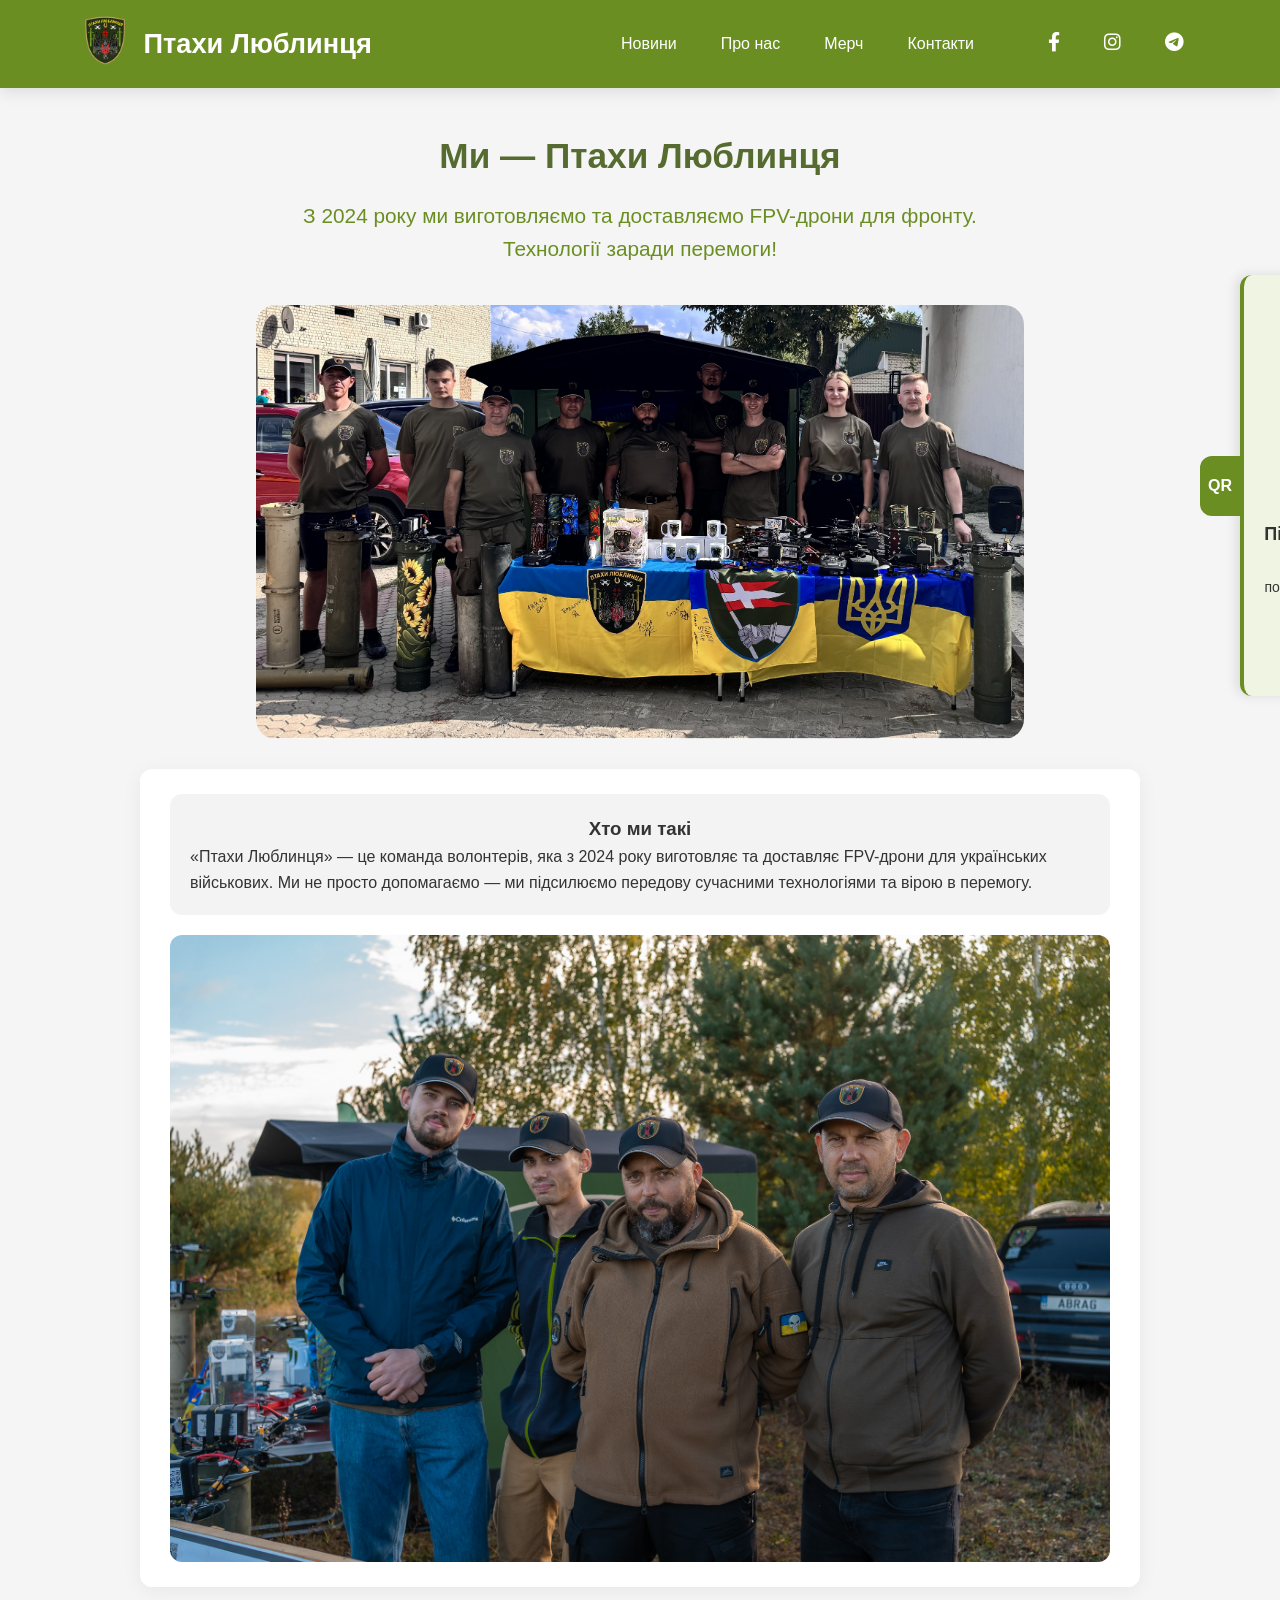
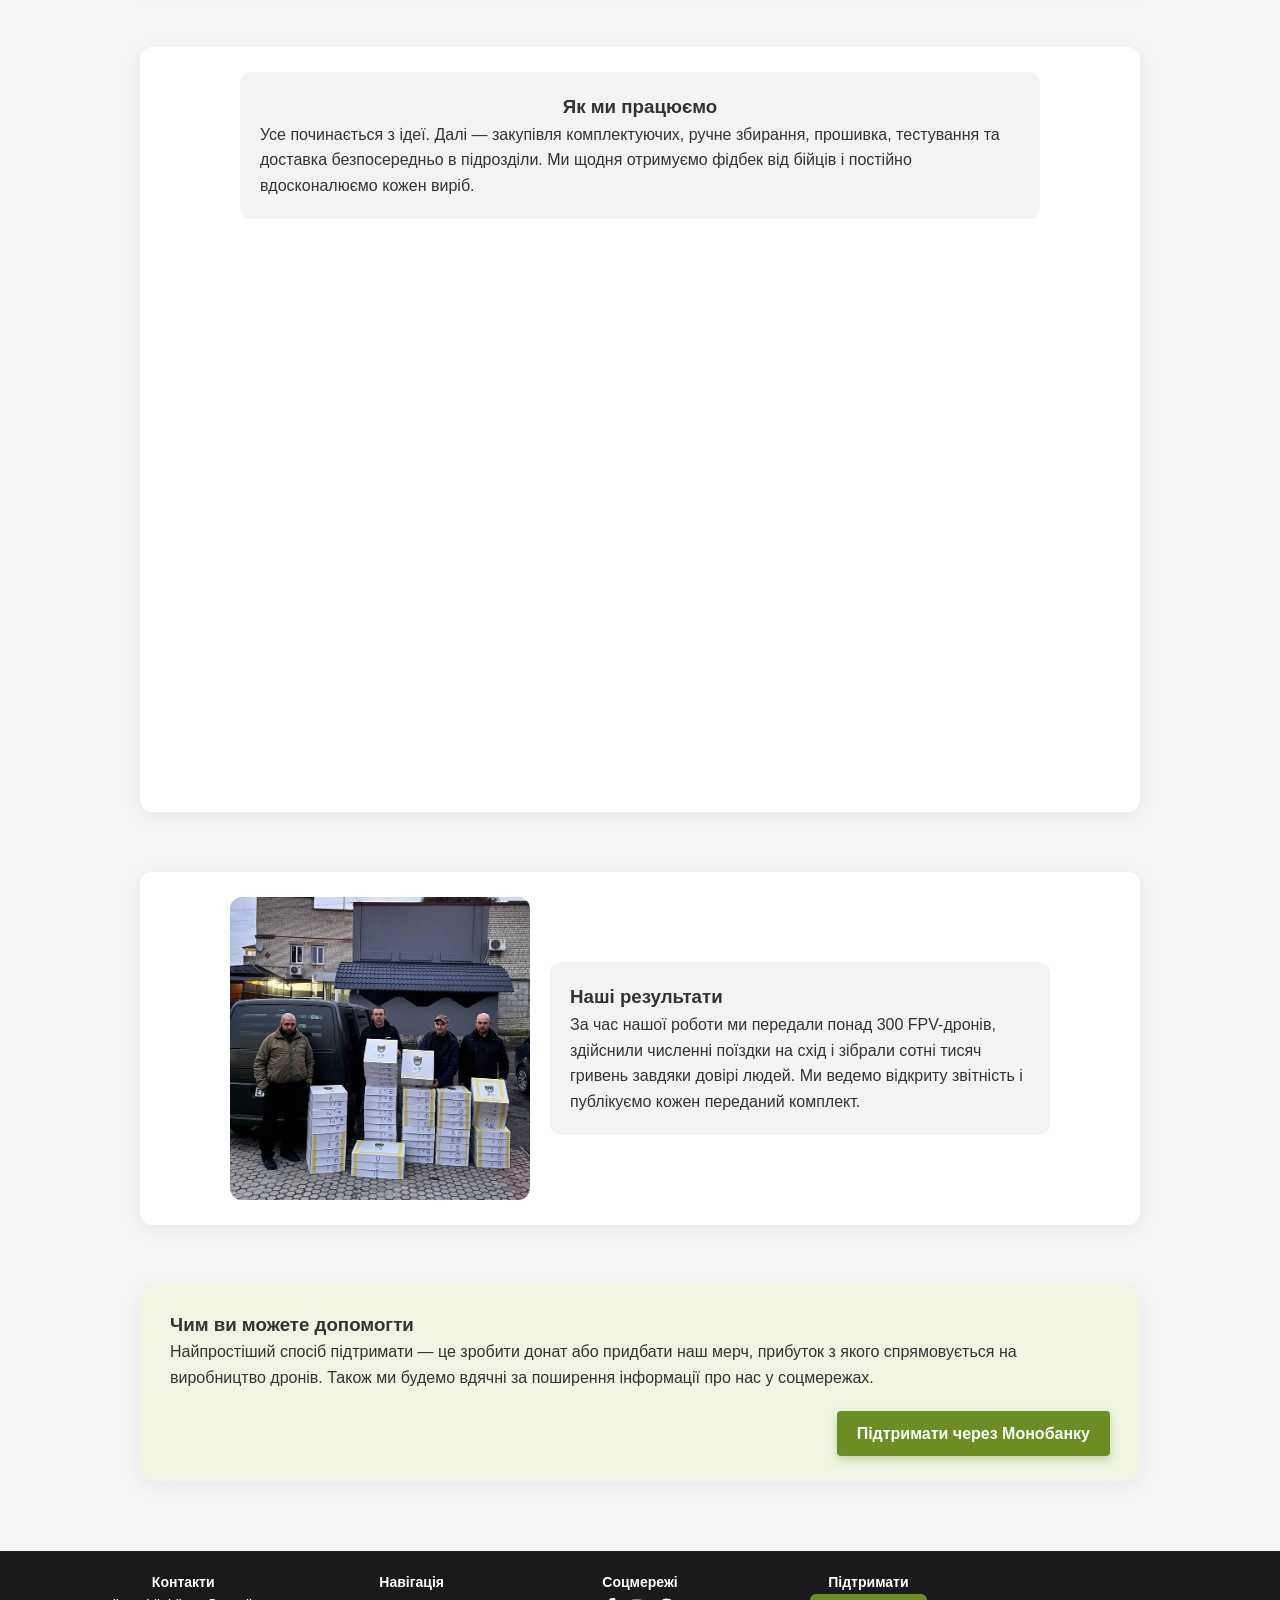
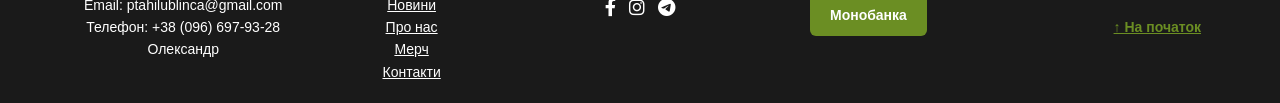
<file: index.html>
<!DOCTYPE html>
<html lang="uk">

<head>
  <meta charset="UTF-8">
  <meta name="viewport" content="width=device-width, initial-scale=1.0">
  <title>Птахи Люблинця - Волонтерська організація</title>
  <link rel="stylesheet" href="styles.css">
  <link rel="stylesheet" href="https://cdnjs.cloudflare.com/ajax/libs/font-awesome/6.0.0-beta3/css/all.min.css">
  <style>
    .donate-button {
      display: inline-block;
      background-color: #6b8e23;
      color: #fff;
      padding: 10px 20px;
      border-radius: 6px;
      text-decoration: none;
      font-weight: bold;
      transition: background-color 0.3s;
    }

    .donate-button:hover {
      background-color: #556b2f;
      ;
    }
  </style>
</head>

<body id="top">

  <header>
    <div class="container">

      <div class="logo">
        <a href="index.html"><img src="Images/шеврон-removebg-preview.png" alt="Птахи Люблинця"></a>
        <a href="index.html"><h1>Птахи Люблинця</h1></a>
      </div>
      <button class="burger" id="burger" aria-label="Меню" aria-expanded="false">
        <span></span><span></span><span></span>
      </button>
      <nav id="main-nav">
        <ul class="nav-links">
          <li><a href="index.html">Новини</a></li>
          <li><a href="about.html">Про нас</a></li>
          <li><a href="merch.html">Мерч</a></li>
          <li><a href="contacts.html">Контакти</a></li>
        </ul>
        <ul class="social-links">
          <li><a href="https://www.facebook.com/profile.php?id=61558131549424" target="_blank"><i
                class="fab fa-facebook-f"></i></a></li>
          <li><a href="https://www.instagram.com/ptah_lub?utm_source=ig_web_button_share_sheet&igsh=ZDNlZDc0MzIxNw=="
              target="_blank"><i class="fab fa-instagram"></i></a></li>
          <li><a href="https://t.me/ptahu_lub" target="_blank"><i class="fab fa-telegram-plane"></i></a></li>
        </ul>
      </nav>
    </div>
  </header>

  <section class="merch-hero">
    <h2>Ми — Птахи Люблинця</h2>
    <p>З 2024 року ми виготовляємо та доставляємо FPV-дрони для фронту. <br> Технології заради перемоги!</p>
  </section>
  <img src="Images/Всі разом.JPG" alt="Волонтери на позиціях" class="hero-img"
    style="display: block; max-width: 60%; height: auto; border-radius: 20px; margin-left: auto; margin-right: auto;">

  <div class="qr-banner-wide">
    <img src="Images/ptahilublinca.png" alt="QR код на LinkTree">
    <div class="qr-text">
      <h3>Підтримай Птахів Люблинця</h3>
      <p>Скануй QR-код або перейди за посиланням, щоб доєднатися до нашої спільноти.</p>
      <a href="https://linktr.ee/ptahilublinca" target="_blank" class="donate-button">Доєднатися</a>
    </div>
  </div>

  <div class="section-block" style="display: flex; align-items: center; gap: 20px;">
    <div class="text-block"
      style="flex: 1; display: flex; flex-direction: column; align-items: center; background-color: #f3f3f3; padding: 20px; border-radius: 12px;">
      <h3>Хто ми такі</h3>
      <p>«Птахи Люблинця» — це команда волонтерів, яка з 2024 року виготовляє та доставляє FPV-дрони для українських
        військових. Ми не просто допомагаємо — ми підсилюємо передову сучасними технологіями та вірою в перемогу.</p>
    </div>
    <img src="Images/DSC03865.jpg" alt="Волонтери на позиціях"
      style="max-width: 100%; height: auto; border-radius: 12px;">
  </div>


  <div class="section-block" style="display: flex; flex-direction: column; align-items: center; gap: 20px;">
    <div class="text-block"
      style="flex: 1; display: flex; flex-direction: column; align-items: center; background-color: #f3f3f3; padding: 20px; border-radius: 12px; max-width: 800px;">
      <h3>Як ми працюємо</h3>
      <p>Усе починається з ідеї. Далі — закупівля комплектуючих, ручне збирання, прошивка, тестування та доставка
        безпосередньо в підрозділи. Ми щодня отримуємо фідбек від бійців і постійно вдосконалюємо кожен виріб.</p>
    </div>
    <div class="video-wrapper" style="width: 100%; max-width: 800px;">
      <iframe width="100%" height="450" src="https://www.youtube.com/embed/M02qkyP3b8o" frameborder="0" allowfullscreen
        style="border-radius: 12px;"></iframe>
    </div>
  </div>


  <div class="section-block"
    style="display: flex; flex-wrap: wrap; align-items: center; justify-content: center; gap: 20px;">
    <img src="Images/Поїздка.jpg" alt="Звіт про передачу дронів"
      style="max-width: 300px; width: 100%; border-radius: 12px;">

    <div class="text-block" style="background-color: #f3f3f3; padding: 20px; border-radius: 12px; max-width: 500px;">
      <h3>Наші результати</h3>
      <p>За час нашої роботи ми передали понад 300 FPV-дронів, здійснили численні поїздки на схід і зібрали сотні тисяч
        гривень завдяки довірі людей. Ми ведемо відкриту звітність і публікуємо кожен переданий комплект.</p>
    </div>
  </div>


  <div class="section-block alternate-bg support-block">
    <div class="support-content">
      <div class="support-text">
        <h3>Чим ви можете допомогти</h3>
        <p>Найпростіший спосіб підтримати — це зробити донат або придбати наш мерч, прибуток з якого спрямовується на
          виробництво дронів. Також ми будемо вдячні за поширення інформації про нас у соцмережах.</p>
      </div>
      <div class="support-button">
        <a href="https://send.monobank.ua/jar/6HAFGo7Q5H" class="more-button" target="_blank">Підтримати через
          Монобанку</a>
      </div>
    </div>
  </div>


  <footer style="background-color: #1a1a1a; color: white; padding: 20px 0; text-align: center;">
    <div class="container"
      style="display: flex; flex-wrap: wrap; justify-content: space-between; gap: 20px; align-items: flex-start; font-size: 14px;">

      <div style="flex: 1; min-width: 180px;">
        <h4>Контакти</h4>
        <p>Email: ptahilublinca@gmail.com</p>
        <p>Телефон: +38 (096) 697-93-28</p>
        <p>Олександр</p>
      </div>

      <div style="flex: 1; min-width: 150px;">
        <h4>Навігація</h4>
        <ul style="list-style: none; padding: 0;">
          <li><a href="index.html" style="color: white;">Новини</a></li>
          <li><a href="about.html" style="color: white;">Про нас</a></li>
          <li><a href="merch.html" style="color: white;">Мерч</a></li>
          <li><a href="contacts.html" style="color: white;">Контакти</a></li>
        </ul>
      </div>

      <div style="flex: 1; min-width: 150px;">
        <h4>Соцмережі</h4>
        <div style="font-size: 18px;">
          <a href="https://www.facebook.com/profile.php?id=61558131549424" target="_blank"
            style="color: white; margin-right: 8px;"><i class="fab fa-facebook-f"></i></a>
          <a href="https://www.instagram.com/ptah_lub?utm_source=ig_web_button_share_sheet&igsh=ZDNlZDc0MzIxNw=="
            target="_blank" style="color: white; margin-right: 8px;"><i class="fab fa-instagram"></i></a>
          <a href="https://t.me/ptahu_lub" target="_blank" style="color: white;"><i
              class="fab fa-telegram-plane"></i></a>
        </div>
      </div>

      <div style="flex: 1; min-width: 150px;">
        <h4>Підтримати</h4>
        <a href="https://send.monobank.ua/jar/6HAFGo7Q5H" target="_blank" class="donate-button"
          style="font-size: 14px;">Монобанка</a>
      </div>

      <div style="flex: 1; min-width: 150px; text-align: right; align-self: center;">
        <a href="#top" style="color: #6b8e23; font-weight: bold; text-decoration: underline;">↑ На початок</a>
      </div>
    </div>

  </footer>

  <!-- QR FAB + Bottom Sheet (мобільні пристрої) -->
  <button class="qr-fab" id="qr-fab" aria-label="Підтримати — QR-код">
    <i class="fas fa-qrcode"></i>
  </button>

  <div class="qr-overlay" id="qr-overlay"></div>

  <div class="qr-sheet" id="qr-sheet">
    <div class="qr-sheet__handle"></div>
    <button class="qr-sheet__close" id="qr-close" aria-label="Закрити">&#215;</button>
    <img src="Images/ptahilublinca.png" alt="QR-код Птахи Люблинця">
    <h3>Підтримай Птахів Люблинця</h3>
    <p>Скануй QR-код або перейди за посиланням, щоб доєднатися до нашої спільноти.</p>
    <a href="https://linktr.ee/ptahilublinca" target="_blank" class="donate-button">Доєднатися</a>
  </div>

</body>

</html>

<script>
  // Intersection Observer для анімацій секцій
  const sections = document.querySelectorAll('.section-block');
  const observer = new IntersectionObserver((entries) => {
    entries.forEach(entry => {
      if (entry.isIntersecting) entry.target.classList.add('visible');
    });
  }, { threshold: 0.1 });
  sections.forEach(section => observer.observe(section));

  // Sticky header
  const header = document.querySelector('header');
  window.addEventListener('scroll', () => {
    header.classList.toggle('scrolled', window.scrollY > 50);
  });

  // Бургер-меню
  const burger = document.getElementById('burger');
  const nav = document.getElementById('main-nav');
  burger.addEventListener('click', () => {
    const isOpen = nav.classList.toggle('open');
    burger.classList.toggle('open', isOpen);
    burger.setAttribute('aria-expanded', isOpen);
  });
  // Закрити меню при кліку поза межами
  document.addEventListener('click', (e) => {
    if (!header.contains(e.target)) {
      nav.classList.remove('open');
      burger.classList.remove('open');
      burger.setAttribute('aria-expanded', false);
    }
  });

  // QR Bottom Sheet
  const qrFab = document.getElementById('qr-fab');
  const qrOverlay = document.getElementById('qr-overlay');
  const qrSheet = document.getElementById('qr-sheet');
  const qrClose = document.getElementById('qr-close');

  function openQR() {
    qrOverlay.classList.add('open');
    qrSheet.classList.add('open');
    document.body.style.overflow = 'hidden';
  }

  function closeQR() {
    qrOverlay.classList.remove('open');
    qrSheet.classList.remove('open');
    document.body.style.overflow = '';
  }

  qrFab.addEventListener('click', openQR);
  qrClose.addEventListener('click', closeQR);
  qrOverlay.addEventListener('click', closeQR);
</script>
</file>
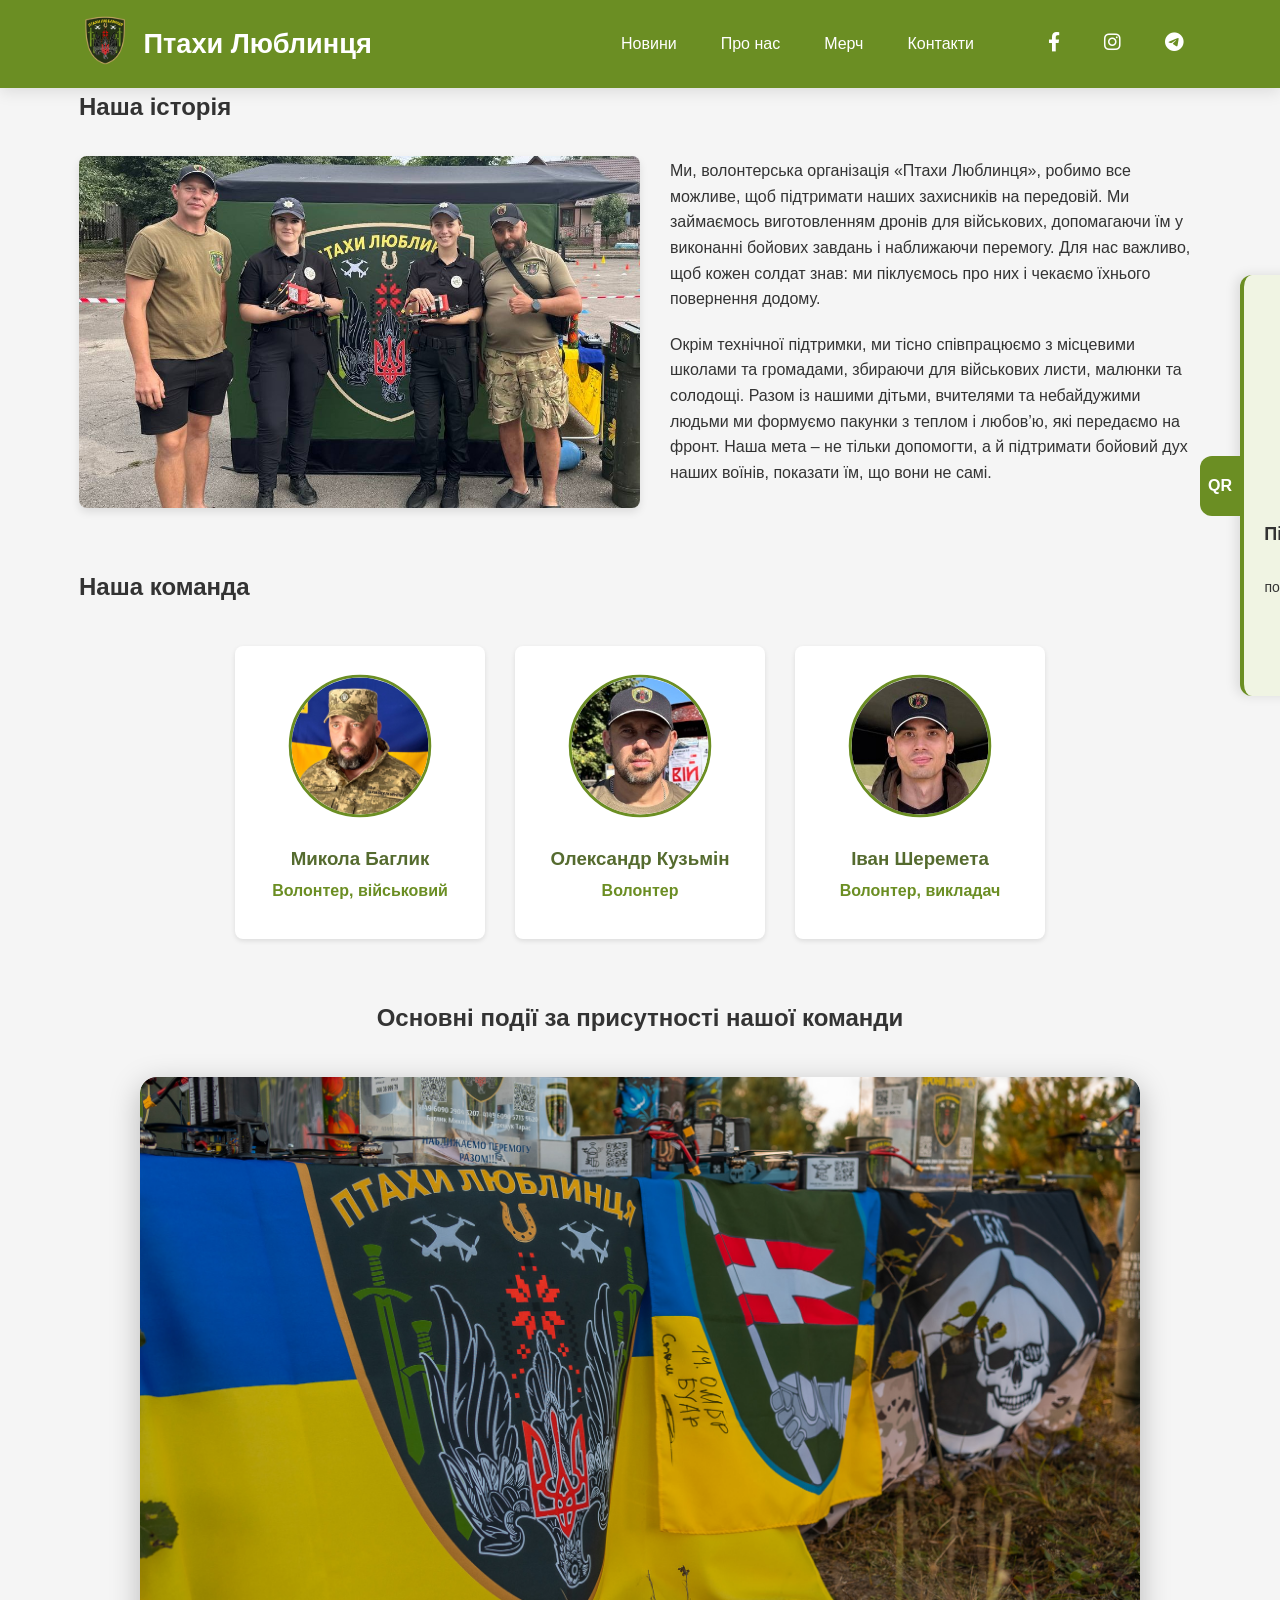
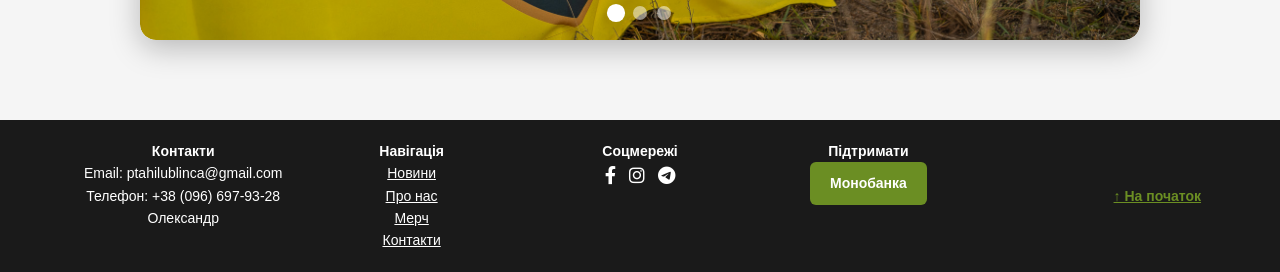
<file: about.html>
<!DOCTYPE html>
<html lang="uk">

<head>
  <meta charset="UTF-8">
  <meta name="viewport" content="width=device-width, initial-scale=1.0">
  <title>Про нас - Птахи Люблинця</title>
  <link rel="stylesheet" href="styles.css">
  <link rel="stylesheet" href="https://cdnjs.cloudflare.com/ajax/libs/font-awesome/6.0.0-beta3/css/all.min.css">
  <style>
    .donate-button {
      display: inline-block;
      background-color: #6b8e23;
      color: #fff;
      padding: 10px 20px;
      border-radius: 6px;
      text-decoration: none;
      font-weight: bold;
      transition: background-color 0.3s;
    }

    .donate-button:hover {
      background-color: #556b2f;
    }
  </style>
</head>

<body>
  <header>
    <div class="container">
      <div class="logo">
        <a href="index.html"><img src="Images/шеврон-removebg-preview.png" alt="Птахи Люблинця"></a>
        <a href="index.html"><h1>Птахи Люблинця</h1></a>
      </div>
      <button class="burger" id="burger" aria-label="Меню" aria-expanded="false">
        <span></span><span></span><span></span>
      </button>
      <nav id="main-nav">
        <ul class="nav-links">
          <li><a href="index.html">Новини</a></li>
          <li><a href="about.html" class="active">Про нас</a></li>
          <li><a href="merch.html">Мерч</a></li>
          <li><a href="contacts.html">Контакти</a></li>
        </ul>
        <ul class="social-links">
          <li><a href="https://www.facebook.com/profile.php?id=61558131549424" target="_blank"><i
                class="fab fa-facebook-f"></i></a></li>
          <li><a href="https://www.instagram.com/ptah_lub?utm_source=ig_web_button_share_sheet&igsh=ZDNlZDc0MzIxNw=="
              target="_blank"><i class="fab fa-instagram"></i></a></li>
          <li><a href="https://t.me/ptahu_lub" target="_blank"><i class="fab fa-telegram-plane"></i></a></li>
        </ul>
      </nav>
    </div>
  </header>

  <main class="container">
    <section class="about-section">
      <div class="qr-banner-wide">
        <img src="Images/ptahilublinca.png" alt="QR код на LinkTree">
        <div class="qr-text">
          <h3>Підтримай Птахів Люблинця</h3>
          <p>Скануй QR-код або перейди за посиланням, щоб доєднатися до нашої спільноти.</p>
          <a href="https://linktr.ee/ptahilublinca" target="_blank" class="donate-button">Доєднатися</a>
        </div>
      </div>

      <h2>Наша історія</h2>
      <div class="about-content">
        <img src="Images/Разом.jpg" alt="Наша робота" class="about-image">
        <div class="about-text">
          <p>Ми, волонтерська організація «Птахи Люблинця», робимо все можливе, щоб підтримати наших захисників на
            передовій. Ми займаємось виготовленням дронів для військових, допомагаючи їм у виконанні бойових завдань і
            наближаючи перемогу. Для нас важливо, щоб кожен солдат знав: ми піклуємось про них і чекаємо їхнього
            повернення додому.</p>
          <p>Окрім технічної підтримки, ми тісно співпрацюємо з місцевими школами та громадами, збираючи для військових
            листи, малюнки та солодощі. Разом із нашими дітьми, вчителями та небайдужими людьми ми формуємо пакунки з
            теплом і любов’ю, які передаємо на фронт. Наша мета – не тільки допомогти, а й підтримати бойовий дух наших
            воїнів, показати їм, що вони не самі.</p>
        </div>
      </div>
    </section>

    <section class="team-section">
      <h2>Наша команда</h2>
      <div class="team-grid">
        <div class="team-member">
          <img src="Images/Микола.jpg" alt="Микола Баглик">
          <h3>Микола Баглик</h3>
          <p class="position">Волонтер, військовий</p>
          <p class="bio"></p>
        </div>
        <div class="team-member">
          <img src="Images/Саша.jpg" alt="Олександр Кузьмін">
          <h3>Олександр Кузьмін</h3>
          <p class="position">Волонтер</p>
          <p class="bio"></p>
        </div>
        <div class="team-member">
          <img src="Images/Шеремета.jpg" alt="Іван Шеремета">
          <h3>Іван Шеремета</h3>
          <p class="position">Волонтер, викладач</p>
          <p class="bio"></p>
        </div>
      </div>
    </section>

    <style>
      .carousel {
        position: relative;
        width: 100%;
        max-width: 1000px;
        margin: 40px auto;
        overflow: hidden;
        border-radius: 16px;
        box-shadow: 0 8px 30px rgba(0, 0, 0, 0.25);
        aspect-ratio: 16/9;
        /* Фіксоване співвідношення сторін */
        background: #f5f5f5;
      }

      .slides-container {
        position: relative;
        width: 100%;
        height: 100%;
      }

      .slide {
        position: absolute;
        width: 100%;
        height: 100%;
        opacity: 0;
        transform: scale(0.95);
        transition: all 0.8s cubic-bezier(0.4, 0, 0.2, 1);
        display: flex;
        align-items: center;
        justify-content: center;
      }

      .slide.active {
        opacity: 1;
        transform: scale(1);
        z-index: 1;
      }

      .slide img {
        width: 100%;
        height: 100%;
        object-fit: cover;
        border-radius: 16px;
        transition: transform 0.5s ease;
      }

      .slide:hover img {
        transform: scale(1.03);
      }

      .caption {
        position: absolute;
        bottom: 0;
        left: 0;
        right: 0;
        background: linear-gradient(to top, rgba(0, 0, 0, 0.8), transparent);
        color: white;
        padding: 30px 20px 20px;
        text-align: center;
        font-size: 1.1rem;
        line-height: 1.4;
        transform: translateY(100%);
        transition: transform 0.5s ease;
        backdrop-filter: blur(5px);
      }

      .slide:hover .caption {
        transform: translateY(0);
      }

      /* Навігація */
      .carousel-nav {
        position: absolute;
        bottom: 20px;
        left: 50%;
        transform: translateX(-50%);
        display: flex;
        gap: 10px;
        z-index: 2;
      }

      .nav-dot {
        width: 14px;
        height: 14px;
        border-radius: 50%;
        background: rgba(255, 255, 255, 0.5);
        cursor: pointer;
        transition: all 0.3s ease;
      }

      .nav-dot.active {
        background: white;
        transform: scale(1.3);
      }

      /* Стрілки */
      .carousel-arrow {
        position: absolute;
        top: 50%;
        transform: translateY(-50%);
        width: 50px;
        height: 50px;
        background: rgba(255, 255, 255, 0.8);
        border-radius: 50%;
        display: flex;
        align-items: center;
        justify-content: center;
        cursor: pointer;
        z-index: 2;
        opacity: 0;
        transition: all 0.3s ease;
        font-size: 24px;
        color: #333;
      }

      .carousel:hover .carousel-arrow {
        opacity: 1;
      }

      .carousel-arrow:hover {
        background: white;
        transform: translateY(-50%) scale(1.1);
      }

      .arrow-prev {
        left: 25px;
      }

      .arrow-next {
        right: 25px;
      }
    </style>
    <h2 style="text-align: center;">Основні події за присутності нашої команди</h2>
    <div class="carousel">
      <div class="slides-container">
        <div class="slide active">
          <img src="Images/Буцинь.jpg" alt="Подія 1">
          <div class="caption">
            <h3>«Птахи Люблинця» були запрошені до села Буцинь на масштабну благодійну кільцеву гонку "OFF-ROAD CAR &
              ATV"</h3>
          </div>
        </div>
        <div class="slide">
          <img src="Images/Молитовний сніданок.JPG" alt="Подія 2">
          <div class="caption">
            <h3>Молитовний сніданок за участю високопосадовців, волонтерів, представників релігійних установ на вірян
            </h3>
          </div>
        </div>
        <div class="slide">
          <img src="Images/Благофест.jpg" alt="Подія 3">
          <div class="caption">
            <h3>«Птахи Люблинця» провели збір коштів на Благофесті</h3>
          </div>
        </div>
      </div>

      <div class="carousel-arrow arrow-prev">❮</div>
      <div class="carousel-arrow arrow-next">❯</div>

      <div class="carousel-nav">
        <div class="nav-dot active"></div>
        <div class="nav-dot"></div>
        <div class="nav-dot"></div>
      </div>
    </div>

    <script>
      document.addEventListener('DOMContentLoaded', function () {
        const slides = document.querySelectorAll('.slide');
        const dots = document.querySelectorAll('.nav-dot');
        const prevBtn = document.querySelector('.arrow-prev');
        const nextBtn = document.querySelector('.arrow-next');
        let currentIndex = 0;
        let intervalId;

        // Показуємо поточний слайд
        function showSlide(index) {
          slides.forEach(slide => slide.classList.remove('active'));
          dots.forEach(dot => dot.classList.remove('active'));

          currentIndex = (index + slides.length) % slides.length;
          slides[currentIndex].classList.add('active');
          dots[currentIndex].classList.add('active');
        }

        // Автоперемикання
        function startAutoSlide() {
          intervalId = setInterval(() => {
            showSlide(currentIndex + 1);
          }, 5000);
        }

        // Обробники подій
        prevBtn.addEventListener('click', () => {
          clearInterval(intervalId);
          showSlide(currentIndex - 1);
          startAutoSlide();
        });

        nextBtn.addEventListener('click', () => {
          clearInterval(intervalId);
          showSlide(currentIndex + 1);
          startAutoSlide();
        });

        dots.forEach((dot, index) => {
          dot.addEventListener('click', () => {
            clearInterval(intervalId);
            showSlide(index);
            startAutoSlide();
          });
        });

        // Пауза при наведенні
        const carousel = document.querySelector('.carousel');
        carousel.addEventListener('mouseenter', () => {
          clearInterval(intervalId);
        });

        carousel.addEventListener('mouseleave', startAutoSlide);

        // Початок автоматичного перемикання
        startAutoSlide();
      });
    </script>
  </main>

  <footer style="background-color: #1a1a1a; color: white; padding: 20px 0; text-align: center;">
    <div class="container"
      style="display: flex; flex-wrap: wrap; justify-content: space-between; gap: 20px; align-items: flex-start; font-size: 14px;">

      <div style="flex: 1; min-width: 180px;">
        <h4>Контакти</h4>
        <p>Email: ptahilublinca@gmail.com</p>
        <p>Телефон: +38 (096) 697-93-28</p>
        <p>Олександр</p>
      </div>

      <div style="flex: 1; min-width: 150px;">
        <h4>Навігація</h4>
        <ul style="list-style: none; padding: 0;">
          <li><a href="index.html" style="color: white;">Новини</a></li>
          <li><a href="about.html" style="color: white;">Про нас</a></li>
          <li><a href="merch.html" style="color: white;">Мерч</a></li>
          <li><a href="contacts.html" style="color: white;">Контакти</a></li>
        </ul>
      </div>

      <div style="flex: 1; min-width: 150px;">
        <h4>Соцмережі</h4>
        <div style="font-size: 18px;">
          <a href="https://www.facebook.com/profile.php?id=61558131549424" target="_blank"
            style="color: white; margin-right: 8px;"><i class="fab fa-facebook-f"></i></a>
          <a href="https://www.instagram.com/ptah_lub?utm_source=ig_web_button_share_sheet&igsh=ZDNlZDc0MzIxNw=="
            target="_blank" style="color: white; margin-right: 8px;"><i class="fab fa-instagram"></i></a>
          <a href="https://t.me/ptahu_lub" target="_blank" style="color: white;"><i
              class="fab fa-telegram-plane"></i></a>
        </div>
      </div>

      <div style="flex: 1; min-width: 150px;">
        <h4>Підтримати</h4>
        <a href="https://send.monobank.ua/jar/6HAFGo7Q5H" target="_blank" class="donate-button"
          style="font-size: 14px;">Монобанка</a>
      </div>

      <div style="flex: 1; min-width: 150px; text-align: right; align-self: center;">
        <a href="#top" style="color: #6b8e23; font-weight: bold; text-decoration: underline;">↑ На початок</a>
      </div>
    </div>

  </footer>

  <!-- QR FAB + Bottom Sheet (мобільні пристрої) -->
  <button class="qr-fab" id="qr-fab" aria-label="Підтримати — QR-код">
    <i class="fas fa-qrcode"></i>
  </button>

  <div class="qr-overlay" id="qr-overlay"></div>

  <div class="qr-sheet" id="qr-sheet">
    <div class="qr-sheet__handle"></div>
    <button class="qr-sheet__close" id="qr-close" aria-label="Закрити">&#215;</button>
    <img src="Images/ptahilublinca.png" alt="QR-код Птахи Люблинця">
    <h3>Підтримай Птахів Люблинця</h3>
    <p>Скануй QR-код або перейди за посиланням, щоб доєднатися до нашої спільноти.</p>
    <a href="https://linktr.ee/ptahilublinca" target="_blank" class="donate-button">Доєднатися</a>
  </div>

</body>

<script>
  // Sticky header
  const header = document.querySelector('header');
  window.addEventListener('scroll', () => {
    header.classList.toggle('scrolled', window.scrollY > 50);
  });
  // Бургер-меню
  const burger = document.getElementById('burger');
  const nav = document.getElementById('main-nav');
  burger.addEventListener('click', () => {
    const isOpen = nav.classList.toggle('open');
    burger.classList.toggle('open', isOpen);
    burger.setAttribute('aria-expanded', isOpen);
  });
  document.addEventListener('click', (e) => {
    if (!header.contains(e.target)) {
      nav.classList.remove('open');
      burger.classList.remove('open');
      burger.setAttribute('aria-expanded', false);
    }
  });

  // QR Bottom Sheet
  const qrFab     = document.getElementById('qr-fab');
  const qrOverlay = document.getElementById('qr-overlay');
  const qrSheet   = document.getElementById('qr-sheet');
  const qrClose   = document.getElementById('qr-close');

  function openQR() {
    qrOverlay.classList.add('open');
    qrSheet.classList.add('open');
    document.body.style.overflow = 'hidden';
  }

  function closeQR() {
    qrOverlay.classList.remove('open');
    qrSheet.classList.remove('open');
    document.body.style.overflow = '';
  }

  qrFab.addEventListener('click', openQR);
  qrClose.addEventListener('click', closeQR);
  qrOverlay.addEventListener('click', closeQR);
</script>

</html>
</file>
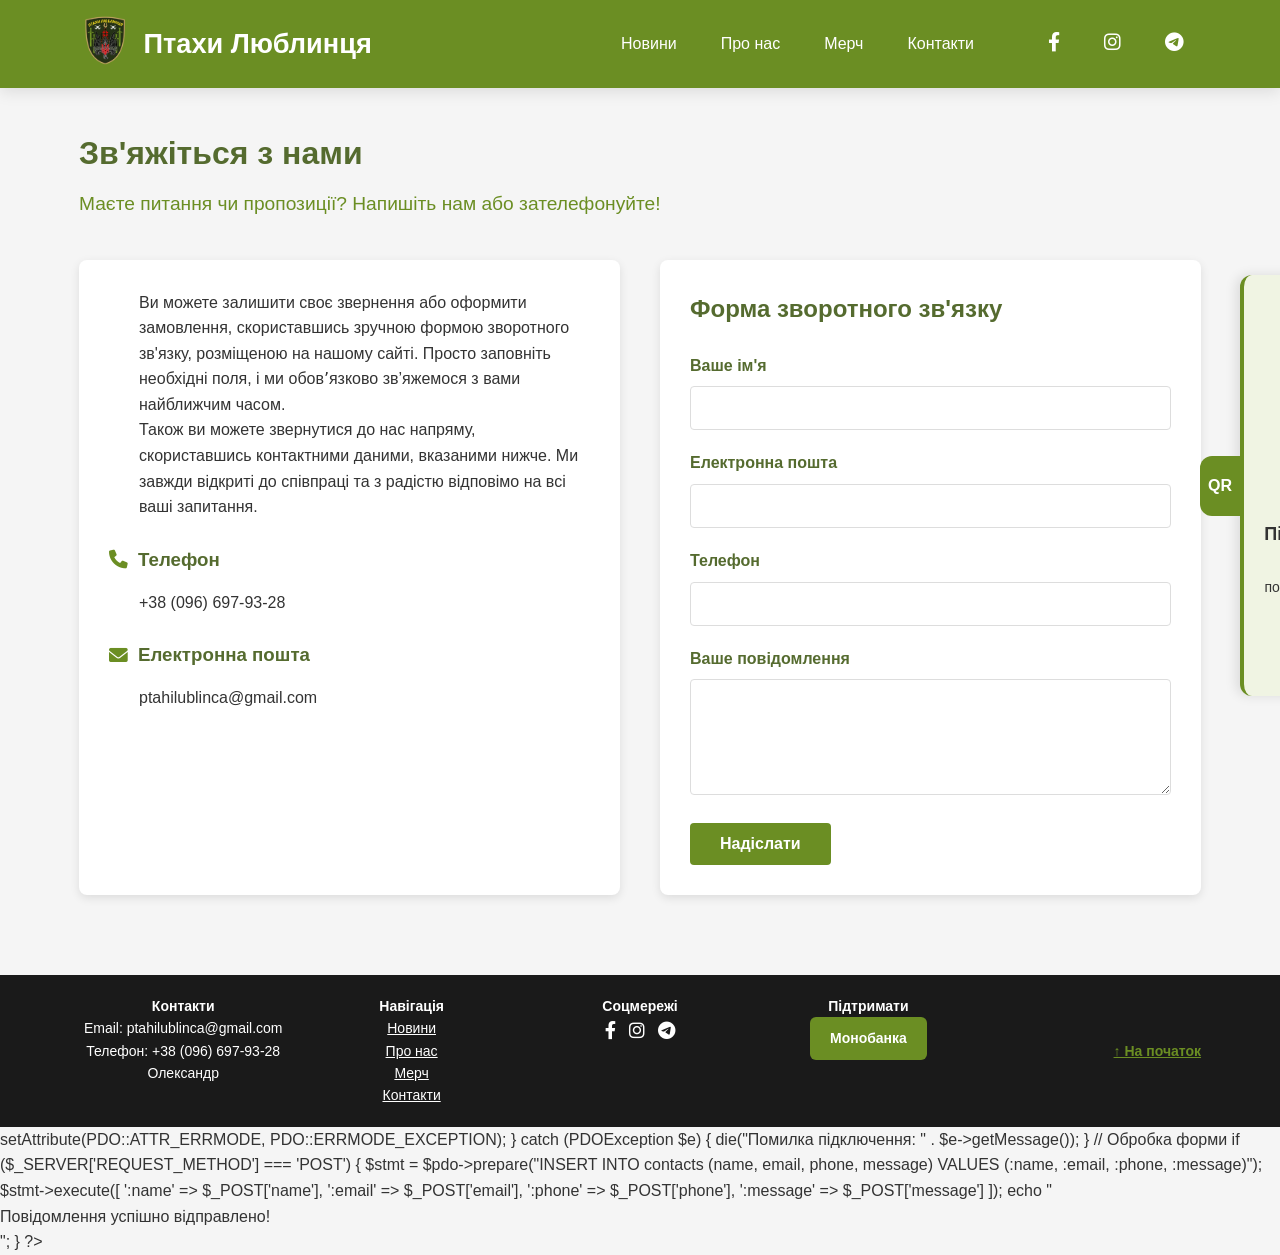
<file: contacts.html>
<!DOCTYPE html>
<html lang="uk">
<head>
    <meta charset="UTF-8">
    <meta name="viewport" content="width=device-width, initial-scale=1.0">
    <title>Контакти - Птахи Люблинця</title>
    <link rel="stylesheet" href="styles.css">
    <link rel="stylesheet" href="https://cdnjs.cloudflare.com/ajax/libs/font-awesome/6.0.0-beta3/css/all.min.css">
    <style>
        .donate-button {
          display: inline-block;
          background-color: #6b8e23;
          color: #fff;
          padding: 10px 20px;
          border-radius: 6px;
          text-decoration: none;
          font-weight: bold;
          transition: background-color 0.3s;
        }
        .donate-button:hover {
          background-color: #556b2f;
        }
      </style>
</head>
<body>
<header>
        <div class="container">
          <body id="top">
            <div class="logo">
                <a href="index.html"><img src="Images/шеврон-removebg-preview.png" alt="Птахи Люблинця"> </a>
                <a href="index.html"><h1>Птахи Люблинця</h1></a>
            </div>
            <nav>
                <ul class="nav-links">
                    <li><a href="index.html">Новини</a></li>
                    <li><a href="about.html">Про нас</a></li>
                    <li><a href="merch.html">Мерч</a></li>
                    <li><a href="contacts.html">Контакти</a></li>
                </ul>
                <ul class="social-links">
                    <li><a href="https://www.facebook.com/profile.php?id=61558131549424" target="_blank"><i class="fab fa-facebook-f"></i></a></li>
                    <li><a href="https://www.instagram.com/ptah_lub?utm_source=ig_web_button_share_sheet&igsh=ZDNlZDc0MzIxNw==" target="_blank"><i class="fab fa-instagram"></i></a></li>
                    <li><a href="https://t.me/ptahu_lub" target="_blank"><i class="fab fa-telegram-plane"></i></a></li>
                </ul>
            </nav>
        </div>
    </header>

    <main class="container">
    <div class="qr-banner-wide">
      <img src="Images/ptahilublinca.png" alt="QR код на LinkTree">
      <div class="qr-text">
        <h3>Підтримай Птахів Люблинця</h3>
        <p>Скануй QR-код або перейди за посиланням, щоб доєднатися до нашої спільноти.</p>
        <a href="https://linktr.ee/ptahilublinca" target="_blank" class="donate-button">Доєднатися</a>
      </div>
    </div>  
        <section class="contacts-hero">
            <h2>Зв'яжіться з нами</h2>
            <p>Маєте питання чи пропозиції? Напишіть нам або зателефонуйте!</p>
        </section>

        <div class="contacts-container">
            <section class="contact-info">
                <p>Ви можете залишити своє звернення або оформити замовлення, скориставшись зручною формою зворотного зв'язку, 
                розміщеною на нашому сайті. Просто заповніть необхідні поля, і ми обовʼязково зв’яжемося з вами найближчим часом. <br>
                Також ви можете звернутися до нас напряму, скориставшись контактними даними, вказаними нижче. Ми завжди відкриті до співпраці та з радістю відповімо на всі ваші запитання.</p>

                <h3><i class="fas fa-phone"></i> Телефон</h3>
                <P>+38 (096) 697-93-28</P>
                <h3><i class="fas fa-envelope"></i> Електронна пошта</h3>
                <p>ptahilublinca@gmail.com</p>


            </section>

            <section class="contact-form">
                <h3>Форма зворотного зв'язку</h3>
                <form action="#" method="POST">
                    <div class="form-group">
                        <label for="name">Ваше ім'я</label>
                        <input type="text" id="name" name="name" required>
                    </div>
                    <div class="form-group">
                        <label for="email">Електронна пошта</label>
                        <input type="email" id="email" name="email" required>
                    </div>
                    <div class="form-group">
                        <label for="phone">Телефон</label>
                        <input type="tel" id="phone" name="phone">
                    </div>
                    <div class="form-group">
                        <label for="message">Ваше повідомлення</label>
                        <textarea id="message" name="message" rows="5" required></textarea>
                    </div>
                    <button type="submit" class="submit-btn">Надіслати</button>
                </form>
            </section>
        </div>
    </main>

 <footer style="background-color: #1a1a1a; color: white; padding: 20px 0; text-align: center;">
      <div class="container" style="display: flex; flex-wrap: wrap; justify-content: space-between; gap: 20px; align-items: flex-start; font-size: 14px;">
    
        <div style="flex: 1; min-width: 180px;">
          <h4>Контакти</h4>
          <p>Email: ptahilublinca@gmail.com</p>
          <p>Телефон: +38 (096) 697-93-28</p>
          <p>Олександр</p>
        </div>
    
        <div style="flex: 1; min-width: 150px;">
          <h4>Навігація</h4>
          <ul style="list-style: none; padding: 0;">
            <li><a href="index.html" style="color: white;">Новини</a></li>
            <li><a href="about.html" style="color: white;">Про нас</a></li>
            <li><a href="merch.html" style="color: white;">Мерч</a></li>
            <li><a href="contacts.html" style="color: white;">Контакти</a></li>
          </ul>
        </div>
    
        <div style="flex: 1; min-width: 150px;">
          <h4>Соцмережі</h4>
          <div style="font-size: 18px;">
            <a href="https://www.facebook.com/profile.php?id=61558131549424" target="_blank" style="color: white; margin-right: 8px;"><i class="fab fa-facebook-f"></i></a>
            <a href="https://www.instagram.com/ptah_lub?utm_source=ig_web_button_share_sheet&igsh=ZDNlZDc0MzIxNw==" target="_blank" style="color: white; margin-right: 8px;"><i class="fab fa-instagram"></i></a>
            <a href="https://t.me/ptahu_lub" target="_blank" style="color: white;"><i class="fab fa-telegram-plane"></i></a>
          </div>
        </div>
    
        <div style="flex: 1; min-width: 150px;">
          <h4>Підтримати</h4>
          <a href="https://send.monobank.ua/jar/6HAFGo7Q5H" target="_blank" class="donate-button" style="font-size: 14px;">Монобанка</a>
        </div>
        
        <div style="flex: 1; min-width: 150px; text-align: right; align-self: center;">
          <a href="#top" style="color: #6b8e23; font-weight: bold; text-decoration: underline;">↑ На початок</a>
        </div>
      </div>

    </footer>
</body>
</html>
<?php
$host = 'localhost';
$dbname = 'ptahy_lublincya';
$username = 'root'; // Логін за замовчуванням у XAMPP
$password = ''; // Пароль за замовчуванням порожній

try {
  $pdo = new PDO("mysql:host=$host;dbname=$dbname", $username, $password);
  $pdo->setAttribute(PDO::ATTR_ERRMODE, PDO::ERRMODE_EXCEPTION);
}
catch (PDOException $e) {
  die("Помилка підключення: " . $e->getMessage());
}

// Обробка форми
if ($_SERVER['REQUEST_METHOD'] === 'POST') {
  $stmt = $pdo->prepare("INSERT INTO contacts (name, email, phone, message) 
                          VALUES (:name, :email, :phone, :message)");
  $stmt->execute([
    ':name' => $_POST['name'],
    ':email' => $_POST['email'],
    ':phone' => $_POST['phone'],
    ':message' => $_POST['message']
  ]);
  echo "<div class='success'>Повідомлення успішно відправлено!</div>";
}
?>
</file>
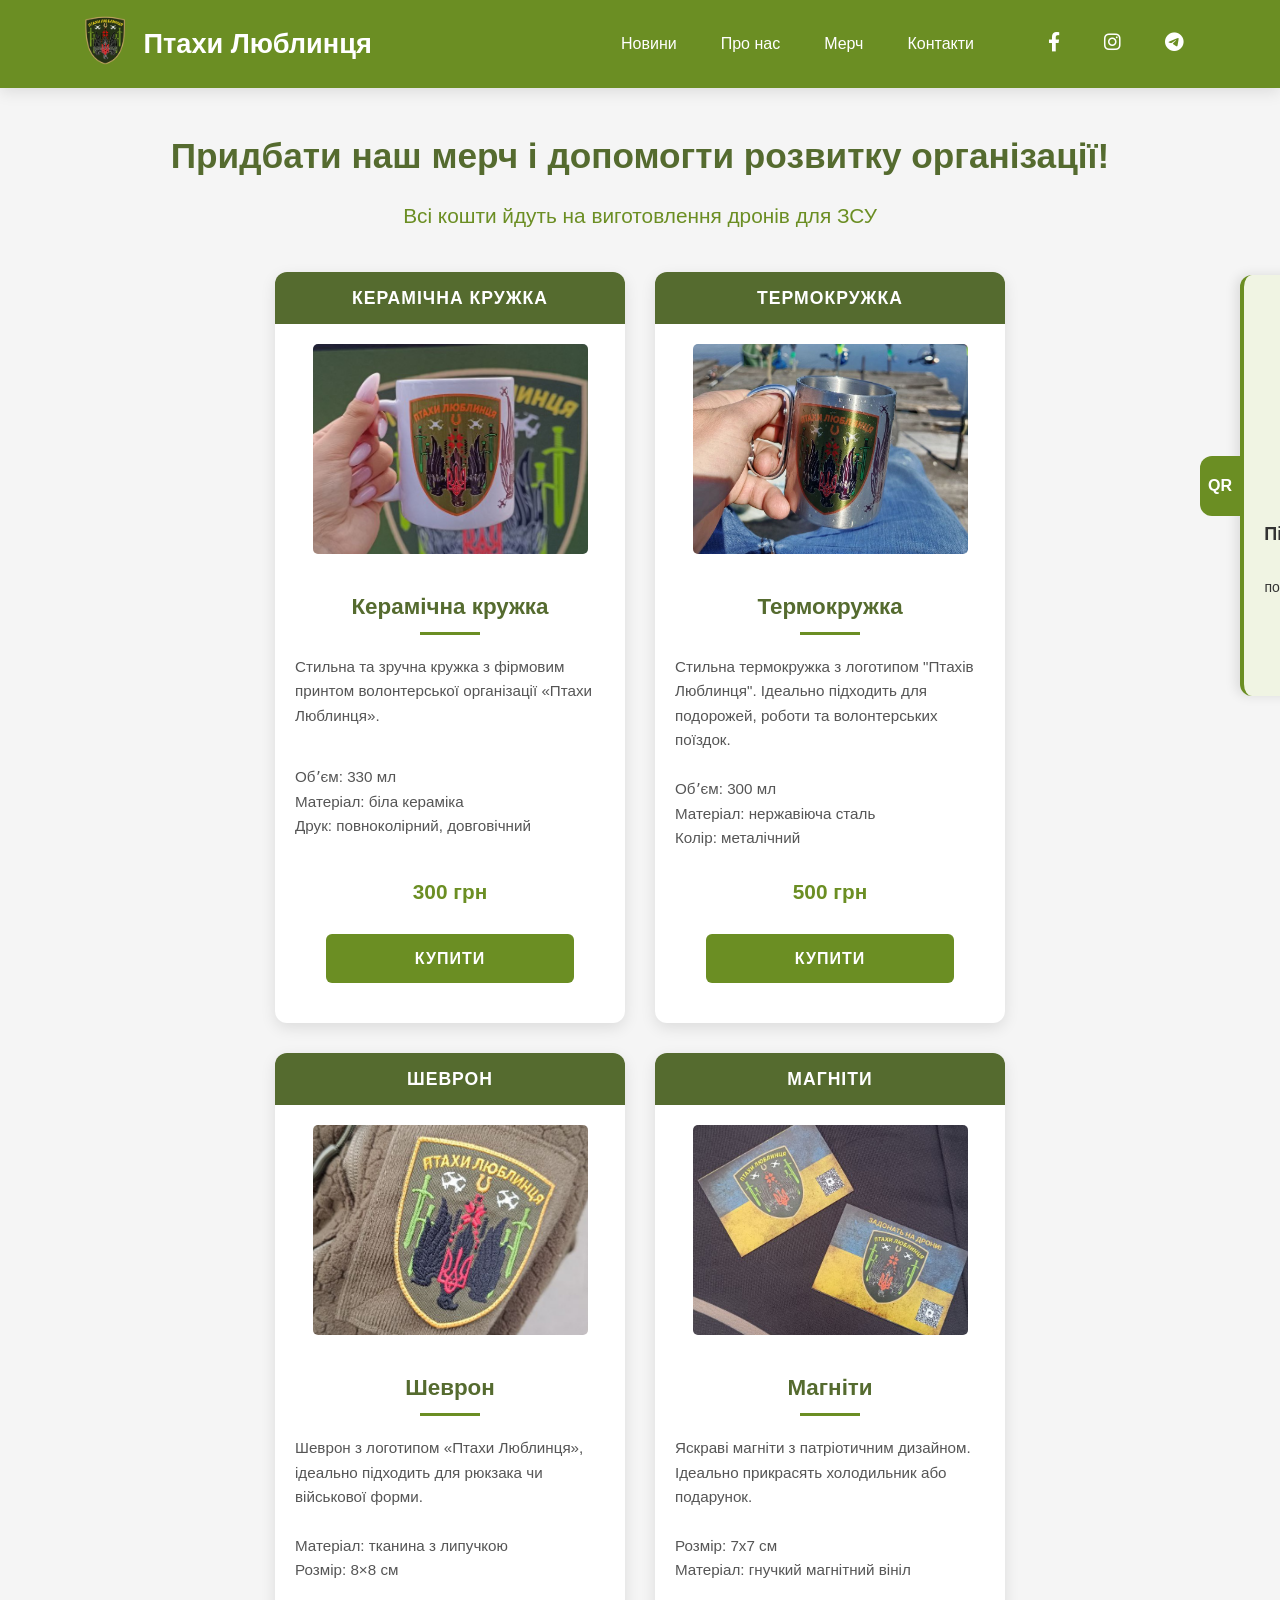
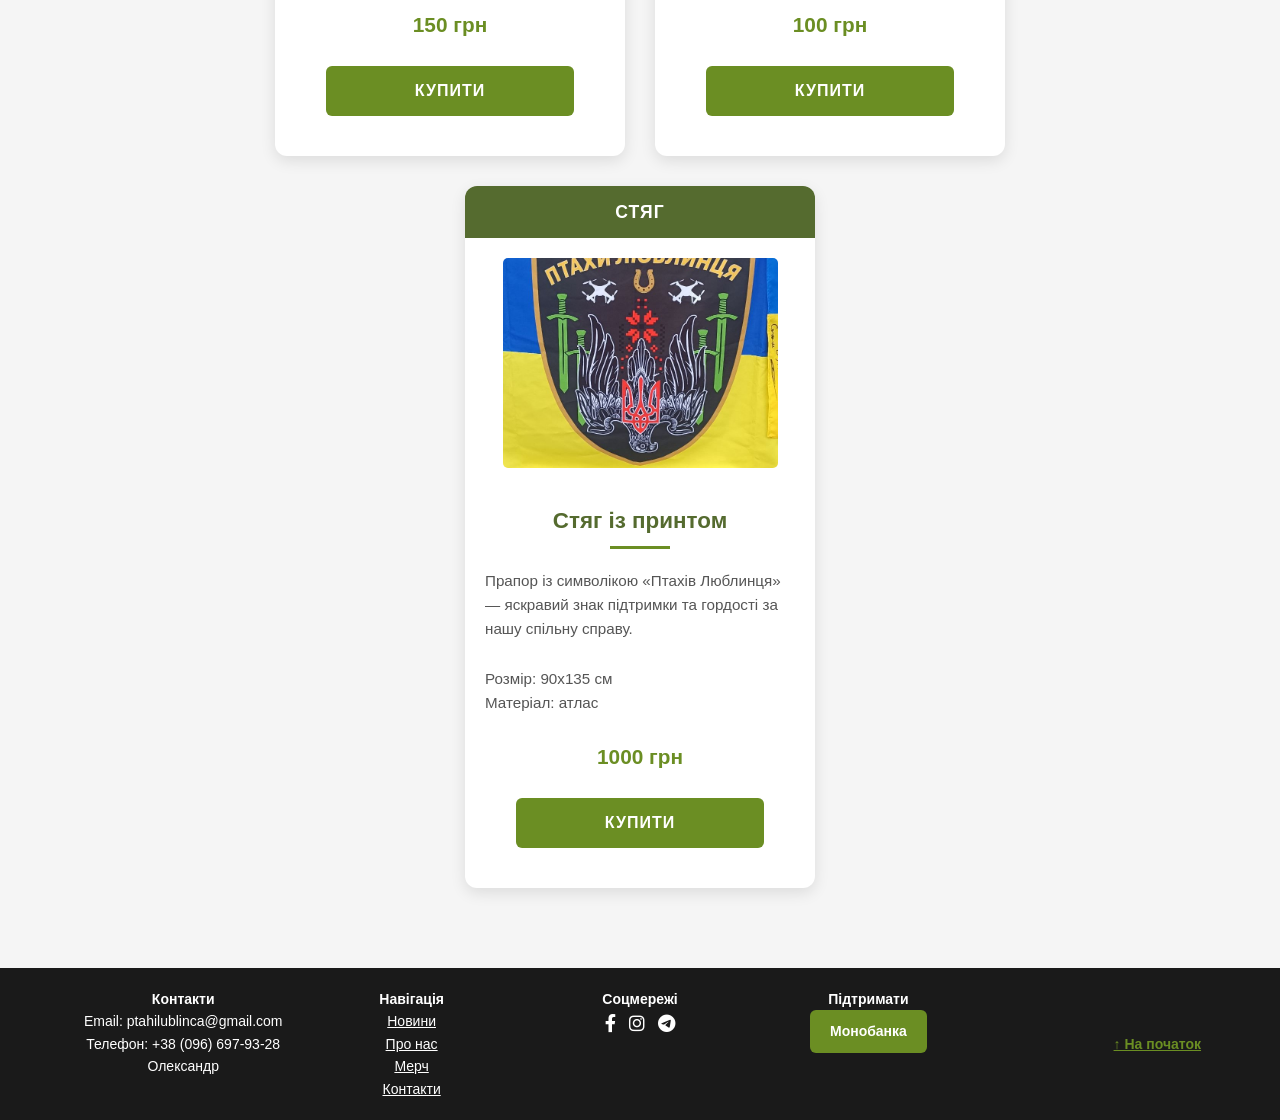
<file: merch.html>
<!DOCTYPE html>
<html lang="uk">

<head>
  <meta charset="UTF-8">
  <meta name="viewport" content="width=device-width, initial-scale=1.0">
  <title>Мерч - Птахи Люблинця</title>
  <link rel="stylesheet" href="styles.css">
  <link rel="stylesheet" href="https://cdnjs.cloudflare.com/ajax/libs/font-awesome/6.0.0-beta3/css/all.min.css">
  <style>
    .donate-button {
      display: inline-block;
      background-color: #6b8e23;
      color: #fff;
      padding: 10px 20px;
      border-radius: 6px;
      text-decoration: none;
      font-weight: bold;
      transition: background-color 0.3s;
    }

    .donate-button:hover {
      background-color: #556b2f;
    }
  </style>
</head>

<body>
  <header>
    <div class="container">
      <div class="logo">
        <a href="index.html"><img src="Images/шеврон-removebg-preview.png" alt="Птахи Люблинця"></a>
        <a href="index.html"><h1>Птахи Люблинця</h1></a>
      </div>
      <button class="burger" id="burger" aria-label="Меню" aria-expanded="false">
        <span></span><span></span><span></span>
      </button>
      <nav id="main-nav">
        <ul class="nav-links">
          <li><a href="index.html">Новини</a></li>
          <li><a href="about.html">Про нас</a></li>
          <li><a href="merch.html" class="active">Мерч</a></li>
          <li><a href="contacts.html">Контакти</a></li>
        </ul>
        <ul class="social-links">
          <li><a href="https://www.facebook.com/profile.php?id=61558131549424" target="_blank"><i class="fab fa-facebook-f"></i></a></li>
          <li><a href="https://www.instagram.com/ptah_lub?utm_source=ig_web_button_share_sheet&igsh=ZDNlZDc0MzIxNw==" target="_blank"><i class="fab fa-instagram"></i></a></li>
          <li><a href="https://t.me/ptahu_lub" target="_blank"><i class="fab fa-telegram-plane"></i></a></li>
        </ul>
      </nav>
    </div>
  </header>

  <main class="container">
    <section class="merch-hero">
      <h2>Придбати наш мерч і допомогти розвитку організації!</h2>
      <p>Всі кошти йдуть на виготовлення дронів для ЗСУ</p>
    </section>

    <div class="qr-banner-wide">
      <img src="Images/ptahilublinca.png" alt="QR код на LinkTree">
      <div class="qr-text">
        <h3>Підтримай Птахів Люблинця</h3>
        <p>Скануй QR-код або перейди за посиланням, щоб доєднатися до нашої спільноти.</p>
        <a href="https://linktr.ee/ptahilublinca" target="_blank" class="donate-button">Доєднатися</a>
      </div>
    </div>

    <div class="merch-grid">
      <div class="merch-item">
        <div class="merch-category">Керамічна кружка</div>
        <img src="Images/Керамічна.jpg" alt="Керамічна кружка">
        <div class="merch-content">
          <h3>Керамічна кружка</h3>
          <p>Стильна та зручна кружка з фірмовим принтом волонтерської організації «Птахи Люблинця».</p>
          <p>Обʼєм: 330 мл<br>Матеріал: біла кераміка<br>Друк: повноколірний, довговічний</p>
          <div class="price">300 грн</div>
          <a href="contacts.html" class="buy-btn">Купити</a>
        </div>
      </div>

      <div class="merch-item">
        <div class="merch-category">Термокружка</div>
        <img src="Images/Термокружка.jpg" alt="Термокружка">
        <div class="merch-content">
          <h3>Термокружка</h3>
          <p>Стильна термокружка з логотипом "Птахів Люблинця". Ідеально підходить для подорожей, роботи та
            волонтерських поїздок.</p>
          <p>Обʼєм: 300 мл<br>Матеріал: нержавіюча сталь<br>Колір: металічний</p>
          <div class="price">500 грн</div>
          <a href="contacts.html" class="buy-btn">Купити</a>
        </div>
      </div>

      <div class="merch-item">
        <div class="merch-category">Шеврон</div>
        <img src="Images/Шеврон.jpg" alt="Шеврон">
        <div class="merch-content">
          <h3>Шеврон</h3>
          <p>Шеврон з логотипом «Птахи Люблинця», ідеально підходить для рюкзака чи військової форми.</p>
          <p>Матеріал: тканина з липучкою<br>Розмір: 8×8 см</p>
          <div class="price">150 грн</div>
          <a href="contacts.html" class="buy-btn">Купити</a>
        </div>

      </div>
      <div class="merch-item">
        <div class="merch-category">Магніти</div>
        <img src="Images/Магніти.jpg" alt="Магніти">
        <div class="merch-content">
          <h3>Магніти</h3>
          <p>Яскраві магніти з патріотичним дизайном. Ідеально прикрасять холодильник або подарунок.</p>
          <p>Розмір: 7x7 см<br>Матеріал: гнучкий магнітний вініл</p>
          <div class="price">100 грн</div>
          <a href="contacts.html" class="buy-btn">Купити</a>
        </div>
      </div>

      <div class="merch-item">
        <div class="merch-category">Стяг</div>
        <img src="Images/Стяг.jpg" alt="Стяг">
        <div class="merch-content">
          <h3>Стяг із принтом</h3>
          <p>Прапор із символікою «Птахів Люблинця» — яскравий знак підтримки та гордості за нашу спільну справу.</p>
          <p>Розмір: 90x135 см<br>Матеріал: атлас</p>
          <div class="price">1000 грн</div>
          <a href="contacts.html" class="buy-btn">Купити</a>
        </div>
      </div>
    </div>

  </main>

  <footer style="background-color: #1a1a1a; color: white; padding: 20px 0; text-align: center;">
    <div class="container"
      style="display: flex; flex-wrap: wrap; justify-content: space-between; gap: 20px; align-items: flex-start; font-size: 14px;">

      <div style="flex: 1; min-width: 180px;">
        <h4>Контакти</h4>
        <p>Email: ptahilublinca@gmail.com</p>
        <p>Телефон: +38 (096) 697-93-28</p>
        <p>Олександр</p>
      </div>

      <div style="flex: 1; min-width: 150px;">
        <h4>Навігація</h4>
        <ul style="list-style: none; padding: 0;">
          <li><a href="index.html" style="color: white;">Новини</a></li>
          <li><a href="about.html" style="color: white;">Про нас</a></li>
          <li><a href="merch.html" style="color: white;">Мерч</a></li>
          <li><a href="contacts.html" style="color: white;">Контакти</a></li>
        </ul>
      </div>

      <div style="flex: 1; min-width: 150px;">
        <h4>Соцмережі</h4>
        <div style="font-size: 18px;">
          <a href="https://www.facebook.com/profile.php?id=61558131549424" target="_blank"
            style="color: white; margin-right: 8px;"><i class="fab fa-facebook-f"></i></a>
          <a href="https://www.instagram.com/ptah_lub?utm_source=ig_web_button_share_sheet&igsh=ZDNlZDc0MzIxNw=="
            target="_blank" style="color: white; margin-right: 8px;"><i class="fab fa-instagram"></i></a>
          <a href="https://t.me/ptahu_lub" target="_blank" style="color: white;"><i
              class="fab fa-telegram-plane"></i></a>
        </div>
      </div>

      <div style="flex: 1; min-width: 150px;">
        <h4>Підтримати</h4>
        <a href="https://send.monobank.ua/jar/6HAFGo7Q5H" target="_blank" class="donate-button"
          style="font-size: 14px;">Монобанка</a>
      </div>

      <div style="flex: 1; min-width: 150px; text-align: right; align-self: center;">
        <a href="#top" style="color: #6b8e23; font-weight: bold; text-decoration: underline;">↑ На початок</a>
      </div>
    </div>

  </footer>

  <!-- QR FAB + Bottom Sheet (мобільні пристрої) -->
  <button class="qr-fab" id="qr-fab" aria-label="Підтримати — QR-код">
    <i class="fas fa-qrcode"></i>
  </button>

  <div class="qr-overlay" id="qr-overlay"></div>

  <div class="qr-sheet" id="qr-sheet">
    <div class="qr-sheet__handle"></div>
    <button class="qr-sheet__close" id="qr-close" aria-label="Закрити">&#215;</button>
    <img src="Images/ptahilublinca.png" alt="QR-код Птахи Люблинця">
    <h3>Підтримай Птахів Люблинця</h3>
    <p>Скануй QR-код або перейди за посиланням, щоб доєднатися до нашої спільноти.</p>
    <a href="https://linktr.ee/ptahilublinca" target="_blank" class="donate-button">Доєднатися</a>
  </div>

</body>

<script>
  // Sticky header
  const header = document.querySelector('header');
  window.addEventListener('scroll', () => {
    header.classList.toggle('scrolled', window.scrollY > 50);
  });
  // Бургер-меню
  const burger = document.getElementById('burger');
  const nav = document.getElementById('main-nav');
  burger.addEventListener('click', () => {
    const isOpen = nav.classList.toggle('open');
    burger.classList.toggle('open', isOpen);
    burger.setAttribute('aria-expanded', isOpen);
  });
  document.addEventListener('click', (e) => {
    if (!header.contains(e.target)) {
      nav.classList.remove('open');
      burger.classList.remove('open');
      burger.setAttribute('aria-expanded', false);
    }
  });

  // QR Bottom Sheet
  const qrFab     = document.getElementById('qr-fab');
  const qrOverlay = document.getElementById('qr-overlay');
  const qrSheet   = document.getElementById('qr-sheet');
  const qrClose   = document.getElementById('qr-close');

  function openQR() {
    qrOverlay.classList.add('open');
    qrSheet.classList.add('open');
    document.body.style.overflow = 'hidden';
  }

  function closeQR() {
    qrOverlay.classList.remove('open');
    qrSheet.classList.remove('open');
    document.body.style.overflow = '';
  }

  qrFab.addEventListener('click', openQR);
  qrClose.addEventListener('click', closeQR);
  qrOverlay.addEventListener('click', closeQR);
</script>
</html>
</file>
<file: styles.css>
/* ============================================================
   CSS Variables (Design Tokens)
   ============================================================ */
:root {
    --color-primary: #6b8e23;
    --color-dark: #556b2f;
    --color-light-bg: #f0f4e3;
    --color-white: #ffffff;
    --color-text: #333333;
    --color-text-muted: #555555;
    --color-border: #dddddd;
    --shadow-sm: 0 2px 5px rgba(0, 0, 0, 0.1);
    --shadow-md: 0 4px 15px rgba(0, 0, 0, 0.1);
    --shadow-lg: 0 8px 25px rgba(0, 0, 0, 0.15);
    --radius-sm: 4px;
    --radius-md: 8px;
    --radius-lg: 12px;
    --transition: 0.3s ease-in-out;
}

/* ============================================================
   Reset & Base
   ============================================================ */
*,
*::before,
*::after {
    margin: 0;
    padding: 0;
    box-sizing: border-box;
}

html {
    scroll-behavior: smooth;
}

body {
    display: flex;
    flex-direction: column;
    min-height: 100vh;
    background-color: #f5f5f5;
    color: var(--color-text);
    font-family: 'Arial', sans-serif;
    line-height: 1.6;
    font-size: 16px;
}

main {
    flex: 1 0 auto;
    padding: 20px;
}

.container {
    width: 90%;
    max-width: 1200px;
    margin: 0 auto;
    padding: 0 15px;
}

/* ============================================================
   Header & Navigation
   ============================================================ */
header {
    background-color: var(--color-primary);
    color: var(--color-white);
    padding: 15px 0;
    position: sticky;
    top: 0;
    z-index: 100;
    box-shadow: var(--shadow-md);
    transition: all var(--transition);
}

header.scrolled {
    padding: 10px 0;
    background-color: var(--color-dark);
    box-shadow: 0 3px 10px rgba(0, 0, 0, 0.2);
}

header .container {
    display: flex;
    align-items: center;
    justify-content: space-between;
    flex-wrap: wrap;
    padding: 0 20px;
}

/* Logo */
.logo {
    display: flex;
    align-items: center;
    gap: 15px;
}

.logo img {
    height: 50px;
    width: auto;
    transition: transform var(--transition);
}

.logo:hover img {
    transform: scale(1.1);
}

.logo h1 {
    font-size: 1.7rem;
    font-weight: 700;
}

/* Посилання у логотипі — без стандартного вигляду браузера */
.logo a {
    color: inherit;
    text-decoration: none;
}

.logo a:hover h1 {
    color: #cddc39;
    transition: color var(--transition);
}

/* Nav */
nav {
    display: flex;
    align-items: center;
}

.nav-links,
.social-links {
    list-style: none;
    display: flex;
    align-items: center;
}

.nav-links {
    margin-right: 30px;
    flex-wrap: wrap;
}

.nav-links li,
.social-links li {
    margin-left: 20px;
}

.nav-links a,
.social-links a {
    color: var(--color-white);
    text-decoration: none;
    font-weight: 500;
    padding: 8px 12px;
    border-radius: var(--radius-sm);
    transition: all var(--transition);
}

.nav-links a:hover {
    color: #cddc39;
    background-color: rgba(255, 255, 255, 0.2);
    transform: translateY(-3px);
}

.social-links a {
    font-size: 1.2rem;
}

.social-links a:hover {
    color: #cddc39;
    transform: scale(1.1);
}

/* Burger Menu */
.burger {
    display: none;
    flex-direction: column;
    justify-content: space-between;
    width: 28px;
    height: 20px;
    cursor: pointer;
    background: none;
    border: none;
    padding: 0;
    z-index: 200;
}

.burger span {
    display: block;
    width: 100%;
    height: 3px;
    background-color: var(--color-white);
    border-radius: 3px;
    transition: all var(--transition);
}

.burger.open span:nth-child(1) {
    transform: translateY(8.5px) rotate(45deg);
}

.burger.open span:nth-child(2) {
    opacity: 0;
}

.burger.open span:nth-child(3) {
    transform: translateY(-8.5px) rotate(-45deg);
}

/* ============================================================
   Footer
   ============================================================ */
footer {
    background-color: var(--color-dark);
    color: var(--color-white);
    text-align: center;
    padding: 20px 0;
    margin-top: 40px;
    flex-shrink: 0;
}

/* ============================================================
   Sections (shared blocks)
   ============================================================ */
.section-block {
    display: flex;
    align-items: flex-start;
    gap: 20px;
    width: 100%;
    max-width: 1000px;
    margin: 30px auto;
    padding: 25px 30px;
    border-radius: var(--radius-lg);
    background-color: var(--color-white);
    box-shadow: 0 4px 20px rgba(0, 0, 0, 0.06);
    opacity: 0;
    transform: translateY(20px);
    transition: all 0.6s ease-in-out;
    flex-wrap: wrap;
}

.section-block.visible {
    opacity: 1;
    transform: translateY(0);
}

.section-block.alternate-bg {
    background-color: var(--color-light-bg);
}

.section-block img {
    width: 100%;
    max-width: 100%;
    height: auto;
    border-radius: var(--radius-md);
}

.section-block p {
    flex: 1;
    margin-top: 0;
}

/* Video wrapper (16:9)
   position:relative обов'язковий на ВСІХ .video-wrapper,
   щоб вкладений iframe з position:absolute відображався коректно */
.video-wrapper {
    width: 100%;
    max-width: 1000px;
    margin: 20px auto 0;
    padding-bottom: 56.25%;
    position: relative;
    overflow: hidden;
    border-radius: 10px;
}

/* Розширення для відео всередині section-block */
.section-block .video-wrapper {
    flex: 1 1 100%;
}

.video-wrapper iframe {
    position: absolute;
    top: 0;
    left: 0;
    width: 100%;
    height: 100%;
    border: none;
    border-radius: 10px;
    transition: transform var(--transition), box-shadow var(--transition);
}

.video-wrapper:hover iframe {
    transform: scale(1.02);
    box-shadow: 0 10px 20px rgba(0, 0, 0, 0.25);
}

/* Анімація фотографій при наведенні (section-block, text-block) */
.section-block img,
.text-block img {
    transition: transform var(--transition), opacity var(--transition);
}

.section-block img:hover,
.text-block img:hover {
    transform: scale(1.05);
    opacity: 0.9;
}

/* Головне фото на головній сторінці */
.hero-img {
    transition: transform 0.4s ease-in-out, opacity 0.4s ease-in-out,
                box-shadow 0.4s ease-in-out;
}

.hero-img:hover {
    transform: scale(1.03);
    opacity: 0.93;
    box-shadow: 0 12px 30px rgba(0, 0, 0, 0.2);
}

/* ============================================================
   Hero blocks
   ============================================================ */
.hero-common,
.contacts-hero {
    text-align: justify;
    margin: 40px 0;
}

.hero-common h2,
.contacts-hero h2 {
    font-size: 2rem;
    color: var(--color-dark);
    margin-bottom: 10px;
    transition: all 0.4s ease;
}

.contacts-hero:hover h2 {
    transform: scale(1.02);
    text-shadow: 1px 1px 3px rgba(85, 107, 47, 0.3);
}

.hero-common p,
.contacts-hero p {
    font-size: 1.2rem;
    color: var(--color-primary);
    font-weight: 500;
    transition: all 0.4s ease;
}

.contacts-hero:hover p {
    letter-spacing: 0.5px;
    color: var(--color-dark);
}

/* ============================================================
   Merch Hero
   ============================================================ */
.merch-hero {
    text-align: center;
    margin: 40px 0;
    padding: 0 20px;
}

.merch-hero h2 {
    font-size: 2.2rem;
    color: var(--color-dark);
    margin-bottom: 15px;
    transition: all 0.4s ease;
    display: inline-block;
}

.merch-hero:hover h2 {
    color: var(--color-primary);
    transform: translateY(-3px);
    text-shadow: 0 2px 8px rgba(107, 142, 35, 0.3);
}

.merch-hero p {
    font-size: 1.3rem;
    color: var(--color-primary);
    font-weight: 500;
    max-width: 800px;
    margin: 0 auto;
    transition: all 0.4s ease 0.1s;
}

.merch-hero:hover p {
    color: var(--color-dark);
    letter-spacing: 0.5px;
}

/* ============================================================
   Merch Grid & Items
   ============================================================ */
.merch-grid {
    display: flex;
    flex-wrap: wrap;
    justify-content: center;
    gap: 30px;
    padding: 0 20px;
    margin: 40px auto;
    max-width: 1400px;
}

.merch-item {
    background: var(--color-white);
    border-radius: var(--radius-lg);
    overflow: hidden;
    box-shadow: 0 5px 15px rgba(0, 0, 0, 0.1);
    transition: all var(--transition);
    display: flex;
    flex-direction: column;
    width: 350px;
    max-width: 100%;
}

.merch-item:hover {
    transform: translateY(-8px);
    box-shadow: var(--shadow-lg);
}

.merch-category {
    background-color: var(--color-dark);
    color: var(--color-white);
    padding: 12px;
    font-weight: bold;
    text-align: center;
    font-size: 1.1rem;
    text-transform: uppercase;
    letter-spacing: 1px;
}

.merch-item img {
    width: 90%;
    height: 250px;
    object-fit: cover;
    padding: 20px;
    border-radius: 25px;
    transition: all 0.4s ease;
    margin: 0 auto;
    display: block;
}

.merch-item:hover img {
    transform: scale(1.03);
    border-radius: 15px;
}

.merch-content {
    padding: 0 20px 20px;
    flex-grow: 1;
    display: flex;
    flex-direction: column;
}

.merch-item h3 {
    color: var(--color-dark);
    margin: 15px 0 10px;
    font-size: 1.4rem;
    text-align: center;
    position: relative;
    padding-bottom: 10px;
}

.merch-item h3::after {
    content: '';
    position: absolute;
    bottom: 0;
    left: 50%;
    transform: translateX(-50%);
    width: 60px;
    height: 3px;
    background-color: var(--color-primary);
}

.merch-item p {
    color: var(--color-text-muted);
    margin: 10px 0 15px;
    line-height: 1.6;
    font-size: 0.95rem;
    flex-grow: 1;
}

.merch-item .price {
    font-size: 1.3rem;
    font-weight: bold;
    color: var(--color-primary);
    margin: 10px 0;
    text-align: center;
}

/* ============================================================
   Buttons
   ============================================================ */
.submit-btn,
.buy-btn,
.more-button {
    display: inline-block;
    background-color: var(--color-primary);
    color: var(--color-white);
    border: none;
    padding: 12px 30px;
    font-size: 1rem;
    font-weight: 600;
    border-radius: var(--radius-sm);
    cursor: pointer;
    transition: all var(--transition);
    text-decoration: none;
    text-align: center;
}

.submit-btn:hover,
.buy-btn:hover,
.more-button:hover {
    background-color: var(--color-dark);
}

.buy-btn {
    display: block;
    width: 80%;
    margin: 15px auto 20px;
    padding: 12px;
    border-radius: 6px;
    font-weight: bold;
    font-size: 1rem;
    text-transform: uppercase;
    letter-spacing: 1px;
}

.buy-btn:hover {
    background-color: var(--color-dark);
    transform: translateY(-2px);
    box-shadow: 0 5px 10px rgba(85, 107, 47, 0.3);
}

.more-button {
    margin-top: 20px;
    padding: 10px 20px;
    box-shadow: 0 4px 8px rgba(107, 142, 35, 0.3);
}

.more-button:hover {
    transform: translateY(-3px) scale(1.05);
    box-shadow: 0 8px 15px rgba(107, 142, 35, 0.4);
}

.support-button {
    text-align: right;
}

.right-button {
    float: right;
}

/* ============================================================
   Contacts page
   ============================================================ */
.contacts-container {
    display: grid;
    grid-template-columns: 1fr 1fr;
    gap: 40px;
    margin: 40px 0;
}

.contact-info,
.contact-form {
    background: var(--color-white);
    padding: 30px;
    border-radius: var(--radius-md);
    box-shadow: 0 3px 10px rgba(0, 0, 0, 0.1);
}

.contact-info h3 {
    color: var(--color-dark);
    margin: 25px 0 15px;
    display: flex;
    align-items: center;
    gap: 10px;
}

.contact-info h3:first-child {
    margin-top: 0;
}

.contact-info h3 i {
    color: var(--color-primary);
}

.contact-info p {
    margin-bottom: 10px;
    padding-left: 30px;
}

.social-section {
    margin-top: 40px;
}

.social-buttons {
    display: flex;
    gap: 15px;
    margin-top: 15px;
    padding-left: 30px;
    flex-wrap: wrap;
}

.social-button {
    width: 40px;
    height: 40px;
    border-radius: 50%;
    display: flex;
    align-items: center;
    justify-content: center;
    color: var(--color-white);
    font-size: 1.2rem;
    transition: transform var(--transition);
}

.social-button:hover {
    transform: translateY(-3px);
}

.fb,
.inst,
.tg {
    background-color: var(--color-primary);
}

.contact-form h3 {
    color: var(--color-dark);
    margin-bottom: 25px;
    font-size: 1.5rem;
}

.form-group {
    margin-bottom: 20px;
}

.form-group label {
    display: block;
    margin-bottom: 8px;
    font-weight: 600;
    color: var(--color-dark);
}

.form-group input,
.form-group textarea {
    width: 100%;
    padding: 12px;
    border: 1px solid var(--color-border);
    border-radius: var(--radius-sm);
    font-size: 1rem;
    transition: border-color var(--transition);
    font-family: inherit;
}

.form-group input:focus,
.form-group textarea:focus {
    border-color: var(--color-primary);
    outline: none;
}

/* Contacts grid */
.contacts-grid {
    display: grid;
    grid-template-columns: repeat(auto-fit, minmax(280px, 1fr));
    gap: 30px;
    margin: 40px 0;
}

.contacts-item {
    background: var(--color-white);
    border-radius: var(--radius-md);
    overflow: hidden;
    box-shadow: 0 3px 10px rgba(0, 0, 0, 0.1);
    transition: transform var(--transition), box-shadow var(--transition);
}

.contacts-item:hover {
    transform: translateY(-5px);
    box-shadow: var(--shadow-lg);
}

.contacts-category {
    background-color: var(--color-dark);
    color: var(--color-white);
    padding: 10px;
    font-weight: bold;
    transition: all var(--transition);
}

.contacts-item:hover .contacts-category {
    background-color: var(--color-primary);
    letter-spacing: 1px;
}

.contacts-item img {
    width: 100%;
    height: 300px;
    object-fit: cover;
    padding: 20px;
    transition: transform 0.4s ease, padding var(--transition);
}

.contacts-item:hover img {
    transform: scale(0.98);
    padding: 15px;
}

.contacts-item h3 {
    color: var(--color-dark);
    margin: 10px 0;
    padding: 0 20px;
    font-size: 1.3rem;
    transition: all var(--transition);
    position: relative;
}

.contacts-item:hover h3 {
    color: #3a4a1f;
    transform: scale(1.02);
}

.contacts-item h3::after {
    content: '';
    position: absolute;
    bottom: -5px;
    left: 50%;
    transform: translateX(-50%) scaleX(0);
    width: 50px;
    height: 2px;
    background-color: var(--color-primary);
    transition: transform var(--transition);
}

.contacts-item:hover h3::after {
    transform: translateX(-50%) scaleX(1);
}

/* ============================================================
   About page
   ============================================================ */
.about-section {
    margin-bottom: 50px;
}

.about-content {
    display: flex;
    gap: 30px;
    align-items: center;
    margin-top: 30px;
}

.about-image {
    width: 50%;
    border-radius: var(--radius-md);
    box-shadow: 0 4px 8px rgba(0, 0, 0, 0.1);
    transition: all 0.4s ease-in-out;
}

.about-image:hover {
    transform: scale(1.03) rotate(1deg);
    box-shadow: var(--shadow-lg);
    filter: brightness(1.05) contrast(1.05);
}

.about-text {
    width: 50%;
}

.about-text p {
    margin-bottom: 20px;
}

/* Team */
.team-section {
    margin: 60px 0;
}

.team-grid {
    display: flex;
    flex-wrap: wrap;
    justify-content: center;
    gap: 30px;
    margin-top: 40px;
}

.team-member {
    flex: 0 1 250px;
    max-width: 300px;
    background: var(--color-white);
    padding: 25px;
    border-radius: var(--radius-md);
    box-shadow: var(--shadow-sm);
    text-align: center;
    transition: all var(--transition);
}

.team-member:hover {
    transform: translateY(-5px);
    box-shadow: 0 10px 20px rgba(0, 0, 0, 0.1);
}

.team-member img {
    width: 150px;
    height: 150px;
    border-radius: 50%;
    object-fit: cover;
    margin-bottom: 15px;
    border: 3px solid var(--color-primary);
    transform: scale(0.95);
    transition: all 0.3s cubic-bezier(0.25, 0.46, 0.45, 0.94);
}

.team-member:hover img {
    transform: scale(1.05) translateY(-5px);
    border-color: #a2c523;
    box-shadow: 0 5px 15px rgba(0, 0, 0, 0.2);
}

.team-member h3 {
    color: var(--color-dark);
    margin-bottom: 5px;
}

.position {
    color: var(--color-primary);
    font-weight: 600;
    margin-bottom: 10px;
}

.bio {
    font-size: 0.9rem;
    color: #666;
}

/* Achievements */
.achievements {
    margin: 60px 0;
}

.achievements-list {
    display: grid;
    grid-template-columns: repeat(auto-fill, minmax(200px, 1fr));
    gap: 30px;
    margin-top: 40px;
}

.achievement-item {
    background: var(--color-white);
    padding: 30px 20px;
    border-radius: var(--radius-md);
    box-shadow: var(--shadow-sm);
    text-align: center;
    transition: transform var(--transition);
}

.achievement-item:hover {
    transform: translateY(-5px);
}

.achievement-item i {
    font-size: 2.5rem;
    color: var(--color-primary);
    margin-bottom: 15px;
}

.achievement-item p {
    font-weight: 600;
    color: var(--color-dark);
}

/* ============================================================
   Text & Image blocks (shared animations)
   ============================================================ */
.text-block {
    transition: transform var(--transition), opacity var(--transition);
}

.text-block:hover,
.text-block:hover p,
.text-block:hover h3 {
    transform: translateY(-5px);
}

.support-block {
    transition: all 0.4s ease;
}

.support-block:hover {
    background-color: #f0f4e8 !important;
}

.support-text {
    transition: all 0.4s ease;
}

.support-block:hover .support-text {
    transform: translateX(10px);
}

/* ============================================================
   QR Banner (slide-in from right)
   ============================================================ */
.qr-banner-wide {
    position: fixed;
    top: 275px;
    right: -260px;
    width: 300px;
    height: auto;
    background-color: var(--color-light-bg);
    border-left: 4px solid var(--color-primary);
    box-shadow: -4px 0 12px rgba(0, 0, 0, 0.1);
    padding: 20px;
    z-index: 1000;
    display: flex;
    flex-direction: column;
    align-items: center;
    gap: 10px;
    border-radius: 12px 0 0 12px;
    transition: right var(--transition);
}

.qr-banner-wide:hover {
    right: 0;
}

.qr-banner-wide::before {
    content: "QR";
    position: absolute;
    left: -44px;
    top: 50%;
    transform: translateY(-50%);
    width: 40px;
    height: 60px;
    background-color: var(--color-primary);
    color: var(--color-white);
    display: flex;
    align-items: center;
    justify-content: center;
    font-weight: bold;
    border-radius: 12px 0 0 12px;
    cursor: pointer;
}

.qr-banner-wide img {
    width: 80%;
    height: auto;
    border-radius: var(--radius-md);
    transition: opacity var(--transition);
}

.qr-banner-wide .qr-text {
    text-align: center;
}

.qr-banner-wide h3 {
    font-size: 18px;
    margin: 10px 0 5px;
}

.qr-banner-wide p {
    font-size: 14px;
    margin: 0 0 10px;
}

.qr-banner-wide .donate-button {
    background-color: var(--color-primary);
    color: var(--color-white);
    padding: 10px 16px;
    border-radius: 6px;
    text-decoration: none;
    font-weight: bold;
    transition: background-color var(--transition);
}

.qr-banner-wide .donate-button:hover {
    background-color: var(--color-dark);
}

/* ============================================================
   Donate fixed button
   ============================================================ */
.donate-fixed {
    position: fixed;
    top: 10px;
    left: 50%;
    transform: translateX(-50%);
    z-index: 999;
    background-color: var(--color-primary);
    padding: 10px 20px;
    border-radius: var(--radius-md);
    box-shadow: 0 4px 12px rgba(0, 0, 0, 0.15);
}

.donate-fixed a {
    color: var(--color-white);
    text-decoration: none;
    font-weight: bold;
    font-size: 16px;
}

.donate-fixed a:hover {
    opacity: 0.85;
}

/* ============================================================
   Mobile QR FAB + Bottom Sheet
   ============================================================ */

/* Плаваюча кнопка (видима лише на мобільних) */
.qr-fab {
    display: none; /* Показуємо тільки в media query */
    position: fixed;
    bottom: 24px;
    right: 20px;
    z-index: 1100;
    width: 56px;
    height: 56px;
    border-radius: 50%;
    background-color: var(--color-primary);
    color: var(--color-white);
    border: none;
    cursor: pointer;
    box-shadow: 0 4px 16px rgba(107, 142, 35, 0.5);
    font-size: 1.4rem;
    align-items: center;
    justify-content: center;
    transition: transform var(--transition), background-color var(--transition);
}

.qr-fab:hover,
.qr-fab:active {
    background-color: var(--color-dark);
    transform: scale(1.1);
}

/* Затемнення фону */
.qr-overlay {
    display: none;
    position: fixed;
    inset: 0;
    background: rgba(0, 0, 0, 0.5);
    z-index: 1200;
    opacity: 0;
    transition: opacity 0.3s ease;
}

.qr-overlay.open {
    display: block;
    opacity: 1;
}

/* Bottom Sheet */
.qr-sheet {
    display: none;
    position: fixed;
    bottom: 0;
    left: 0;
    right: 0;
    z-index: 1300;
    background: var(--color-white);
    border-radius: 20px 20px 0 0;
    padding: 24px 20px 36px;
    box-shadow: 0 -6px 30px rgba(0, 0, 0, 0.2);
    transform: translateY(100%);
    transition: transform 0.35s cubic-bezier(0.32, 0.72, 0, 1);
    text-align: center;
}

.qr-sheet.open {
    display: flex;
    flex-direction: column;
    align-items: center;
    gap: 12px;
    transform: translateY(0);
}

/* Ручка-індикатор зверху */
.qr-sheet__handle {
    width: 36px;
    height: 4px;
    background: #ddd;
    border-radius: 2px;
    margin-bottom: 4px;
}

/* Кнопка закрити */
.qr-sheet__close {
    position: absolute;
    top: 16px;
    right: 18px;
    background: none;
    border: none;
    font-size: 1.5rem;
    color: #888;
    cursor: pointer;
    line-height: 1;
    padding: 4px;
}

.qr-sheet__close:hover {
    color: var(--color-dark);
}

.qr-sheet img {
    width: 160px;
    height: 160px;
    object-fit: contain;
    border-radius: var(--radius-md);
    border: 2px solid var(--color-light-bg);
}

.qr-sheet h3 {
    font-size: 1.1rem;
    color: var(--color-dark);
    margin: 0;
}

.qr-sheet p {
    font-size: 0.9rem;
    color: #666;
    margin: 0;
    padding: 0 10px;
}

.qr-sheet .donate-button {
    display: inline-block;
    background-color: var(--color-primary);
    color: var(--color-white);
    padding: 12px 28px;
    border-radius: 8px;
    text-decoration: none;
    font-weight: bold;
    font-size: 1rem;
    transition: background-color var(--transition);
    margin-top: 4px;
}

.qr-sheet .donate-button:hover {
    background-color: var(--color-dark);
}

/* ============================================================
   RESPONSIVE — Tablet (max 768px)
   ============================================================ */
@media (max-width: 768px) {

    /* Показуємо FAB-кнопку */
    .qr-fab {
        display: flex;
    }

    .burger {
        display: flex;
    }

    nav {
        display: none;
        position: absolute;
        top: 100%;
        left: 0;
        right: 0;
        background-color: var(--color-dark);
        flex-direction: column;
        align-items: center;
        padding: 20px;
        gap: 15px;
        box-shadow: 0 8px 20px rgba(0, 0, 0, 0.2);
    }

    nav.open {
        display: flex;
    }

    .nav-links {
        flex-direction: column;
        align-items: center;
        gap: 8px;
        margin-right: 0;
    }

    .nav-links li,
    .social-links li {
        margin-left: 0;
    }

    .social-links {
        justify-content: center;
        gap: 10px;
    }

    header .container {
        padding: 0 15px;
        position: relative;
    }

    .logo h1 {
        font-size: 1.4rem;
    }

    .logo img {
        height: 42px;
    }

    /* Section blocks */
    .section-block {
        flex-direction: column;
        padding: 20px;
        gap: 15px;
    }

    .section-block p {
        font-size: 1rem;
    }

    /* Hero */
    .hero-common h2,
    .contacts-hero h2,
    .merch-hero h2 {
        font-size: 1.6rem;
        text-align: center;
    }

    .hero-common p,
    .contacts-hero p,
    .merch-hero p {
        font-size: 1.05rem;
        text-align: center;
    }

    /* Contacts */
    .contacts-container {
        grid-template-columns: 1fr;
        gap: 25px;
    }

    .contact-info,
    .contact-form {
        padding: 22px;
    }

    .contact-form h3 {
        font-size: 1.35rem;
    }

    .contact-info p {
        padding-left: 15px;
    }

    .social-buttons {
        padding-left: 0;
        gap: 12px;
    }

    /* About */
    .about-content {
        flex-direction: column;
    }

    .about-image,
    .about-text {
        width: 100%;
    }

    /* Team / Achievements */
    .team-grid,
    .achievements-list {
        grid-template-columns: 1fr 1fr;
    }

    /* Merch */
    .merch-item {
        width: 100%;
        max-width: 400px;
    }

    /* QR Banner — hide on tablet/mobile to avoid overlap */
    .qr-banner-wide {
        display: none;
    }
}

/* ============================================================
   RESPONSIVE — Mobile (max 480px)
   ============================================================ */
@media (max-width: 480px) {
    body {
        font-size: 15px;
    }

    main {
        padding: 10px;
    }

    header {
        padding: 10px 0;
    }

    .logo img {
        height: 36px;
    }

    .logo h1 {
        font-size: 1.2rem;
    }

    /* Section blocks */
    .section-block {
        padding: 15px;
        margin: 15px auto;
        gap: 10px;
    }

    .section-block p {
        font-size: 0.95rem;
    }

    .section-block img {
        border-radius: 6px;
    }

    /* Hero */
    .hero-common h2,
    .contacts-hero h2,
    .merch-hero h2 {
        font-size: 1.3rem;
        margin-bottom: 8px;
    }

    .hero-common p,
    .contacts-hero p,
    .merch-hero p {
        font-size: 1rem;
    }

    /* Contacts */
    .contact-info,
    .contact-form {
        padding: 18px;
        border-radius: 6px;
    }

    .contact-form h3 {
        font-size: 1.2rem;
    }

    .form-group label {
        font-size: 0.95rem;
    }

    .form-group input,
    .form-group textarea {
        padding: 10px;
        font-size: 0.95rem;
    }

    .contact-info h3 {
        font-size: 1.05rem;
        gap: 8px;
    }

    .contact-info p {
        padding-left: 8px;
        font-size: 0.9rem;
    }

    .social-button {
        width: 36px;
        height: 36px;
        font-size: 1rem;
    }

    .social-buttons {
        gap: 10px;
    }

    /* Team / Achievements */
    .team-grid,
    .achievements-list {
        grid-template-columns: 1fr;
    }

    .team-member img {
        width: 120px;
        height: 120px;
    }

    /* Merch */
    .merch-item {
        width: 100%;
    }

    .merch-item img {
        height: 200px;
    }

    .merch-item h3 {
        font-size: 1.2rem;
    }

    .buy-btn {
        width: 90%;
        font-size: 0.95rem;
    }

    /* Contacts grid */
    .contacts-grid {
        grid-template-columns: 1fr;
        gap: 20px;
    }

    .contacts-item img {
        height: 200px;
        padding: 12px;
    }

    /* Donate fixed */
    .donate-fixed {
        font-size: 14px;
        padding: 8px 14px;
        top: 6px;
    }
}
</file>
